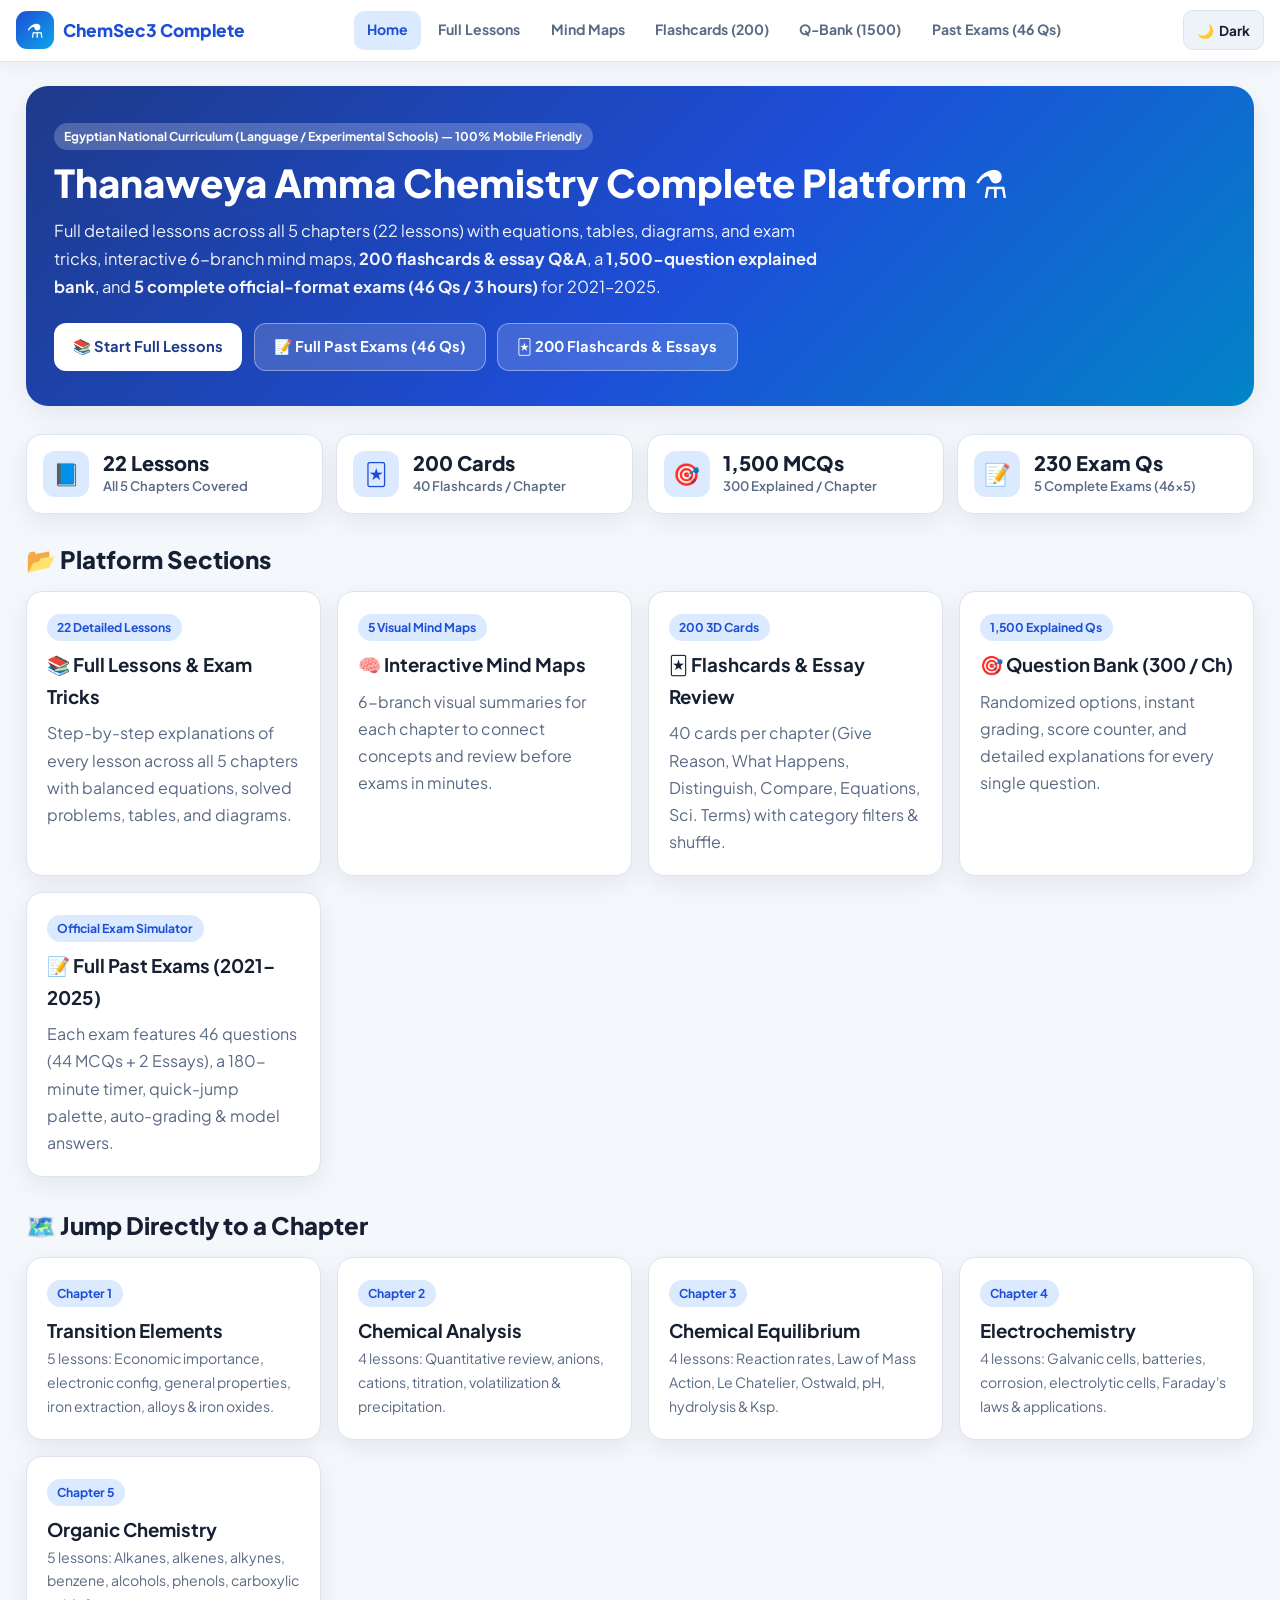
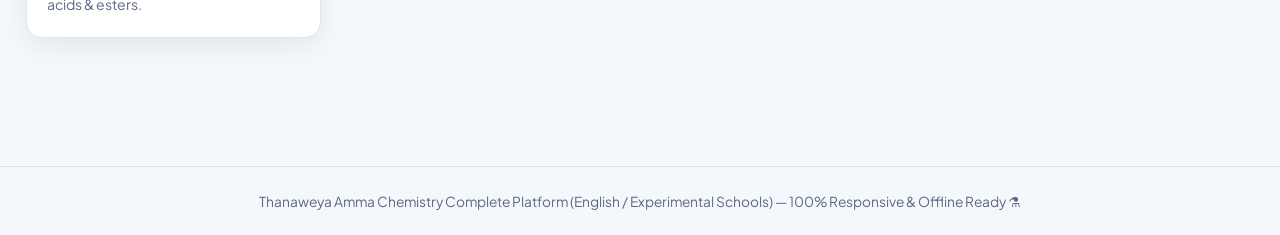
<file: index.html>
<!DOCTYPE html>
<html lang="en" dir="ltr">
<head>
  <meta charset="UTF-8">
  <meta name="viewport" content="width=device-width, initial-scale=1.0, maximum-scale=5.0">
  <title>ChemSec3 Complete — Thanaweya Amma Chemistry (English)</title>
  <link rel="stylesheet" href="css/style.css">
</head>
<body>
  <div id="navbar-root"></div>

  <main class="container">
    <section class="hero">
      <span class="badge" style="background:rgba(255,255,255,0.22);color:#fff;">Egyptian National Curriculum (Language / Experimental Schools) — 100% Mobile Friendly</span>
      <h1>Thanaweya Amma Chemistry Complete Platform ⚗️</h1>
      <p>Full detailed lessons across all 5 chapters (22 lessons) with equations, tables, diagrams, and exam tricks, interactive 6-branch mind maps, <strong>200 flashcards &amp; essay Q&amp;A</strong>, a <strong>1,500-question explained bank</strong>, and <strong>5 complete official-format exams (46 Qs / 3 hours)</strong> for 2021–2025.</p>
      <div class="hero-actions">
        <a href="lessons.html" class="btn btn-white">📚 Start Full Lessons</a>
        <a href="exams.html" class="btn btn-outline-white">📝 Full Past Exams (46 Qs)</a>
        <a href="flashcards.html" class="btn btn-outline-white">🃏 200 Flashcards &amp; Essays</a>
      </div>
    </section>

    <section class="stats-grid">
      <div class="stat-card"><div class="stat-icon">📘</div><div><div class="stat-num">22 Lessons</div><div class="stat-label">All 5 Chapters Covered</div></div></div>
      <div class="stat-card"><div class="stat-icon">🃏</div><div><div class="stat-num">200 Cards</div><div class="stat-label">40 Flashcards / Chapter</div></div></div>
      <div class="stat-card"><div class="stat-icon">🎯</div><div><div class="stat-num">1,500 MCQs</div><div class="stat-label">300 Explained / Chapter</div></div></div>
      <div class="stat-card"><div class="stat-icon">📝</div><div><div class="stat-num">230 Exam Qs</div><div class="stat-label">5 Complete Exams (46×5)</div></div></div>
    </section>

    <h2 class="section-title">📂 Platform Sections</h2>
    <section class="cards-grid">
      <a href="lessons.html" class="card">
        <span class="badge">22 Detailed Lessons</span>
        <h3>📚 Full Lessons &amp; Exam Tricks</h3>
        <p style="color:var(--text-muted);margin-top:.4rem;">Step-by-step explanations of every lesson across all 5 chapters with balanced equations, solved problems, tables, and diagrams.</p>
      </a>
      <a href="mindmaps.html" class="card">
        <span class="badge">5 Visual Mind Maps</span>
        <h3>🧠 Interactive Mind Maps</h3>
        <p style="color:var(--text-muted);margin-top:.4rem;">6-branch visual summaries for each chapter to connect concepts and review before exams in minutes.</p>
      </a>
      <a href="flashcards.html" class="card">
        <span class="badge">200 3D Cards</span>
        <h3>🃏 Flashcards &amp; Essay Review</h3>
        <p style="color:var(--text-muted);margin-top:.4rem;">40 cards per chapter (Give Reason, What Happens, Distinguish, Compare, Equations, Sci. Terms) with category filters &amp; shuffle.</p>
      </a>
      <a href="quiz.html" class="card">
        <span class="badge">1,500 Explained Qs</span>
        <h3>🎯 Question Bank (300 / Ch)</h3>
        <p style="color:var(--text-muted);margin-top:.4rem;">Randomized options, instant grading, score counter, and detailed explanations for every single question.</p>
      </a>
      <a href="exams.html" class="card">
        <span class="badge">Official Exam Simulator</span>
        <h3>📝 Full Past Exams (2021–2025)</h3>
        <p style="color:var(--text-muted);margin-top:.4rem;">Each exam features 46 questions (44 MCQs + 2 Essays), a 180-minute timer, quick-jump palette, auto-grading &amp; model answers.</p>
      </a>
    </section>

    <h2 class="section-title">🗺️ Jump Directly to a Chapter</h2>
    <section class="cards-grid">
      <a href="lessons.html?ch=1" class="card"><span class="badge">Chapter 1</span><h3>Transition Elements</h3><p style="color:var(--text-muted);font-size:.88rem;">5 lessons: Economic importance, electronic config, general properties, iron extraction, alloys &amp; iron oxides.</p></a>
      <a href="lessons.html?ch=2" class="card"><span class="badge">Chapter 2</span><h3>Chemical Analysis</h3><p style="color:var(--text-muted);font-size:.88rem;">4 lessons: Quantitative review, anions, cations, titration, volatilization &amp; precipitation.</p></a>
      <a href="lessons.html?ch=3" class="card"><span class="badge">Chapter 3</span><h3>Chemical Equilibrium</h3><p style="color:var(--text-muted);font-size:.88rem;">4 lessons: Reaction rates, Law of Mass Action, Le Chatelier, Ostwald, pH, hydrolysis &amp; Ksp.</p></a>
      <a href="lessons.html?ch=4" class="card"><span class="badge">Chapter 4</span><h3>Electrochemistry</h3><p style="color:var(--text-muted);font-size:.88rem;">4 lessons: Galvanic cells, batteries, corrosion, electrolytic cells, Faraday's laws &amp; applications.</p></a>
      <a href="lessons.html?ch=5" class="card"><span class="badge">Chapter 5</span><h3>Organic Chemistry</h3><p style="color:var(--text-muted);font-size:.88rem;">5 lessons: Alkanes, alkenes, alkynes, benzene, alcohols, phenols, carboxylic acids &amp; esters.</p></a>
    </section>
  </main>

  <div id="footer-root"></div>
  <script src="js/common.js"></script>
  <script>
    renderNavbar('index');
    renderFooter();
  </script>
</body>
</html>
</file>
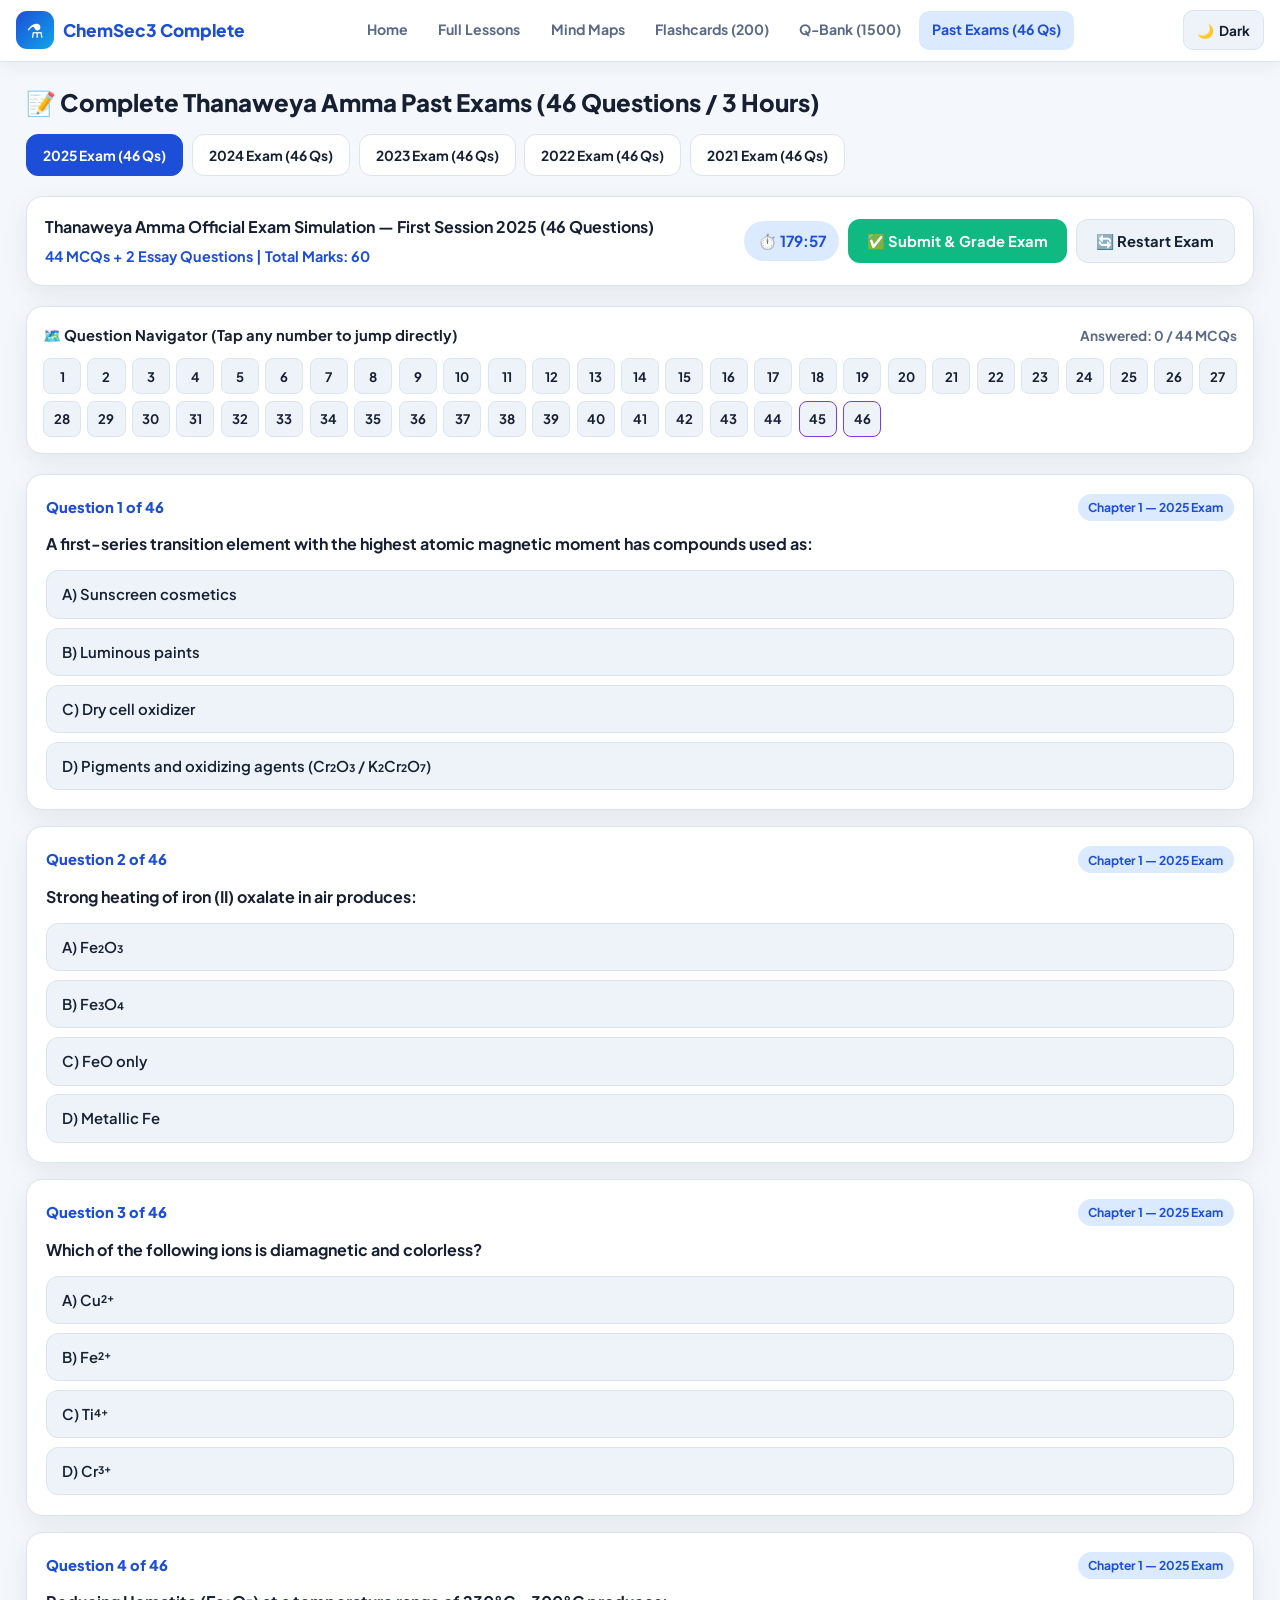
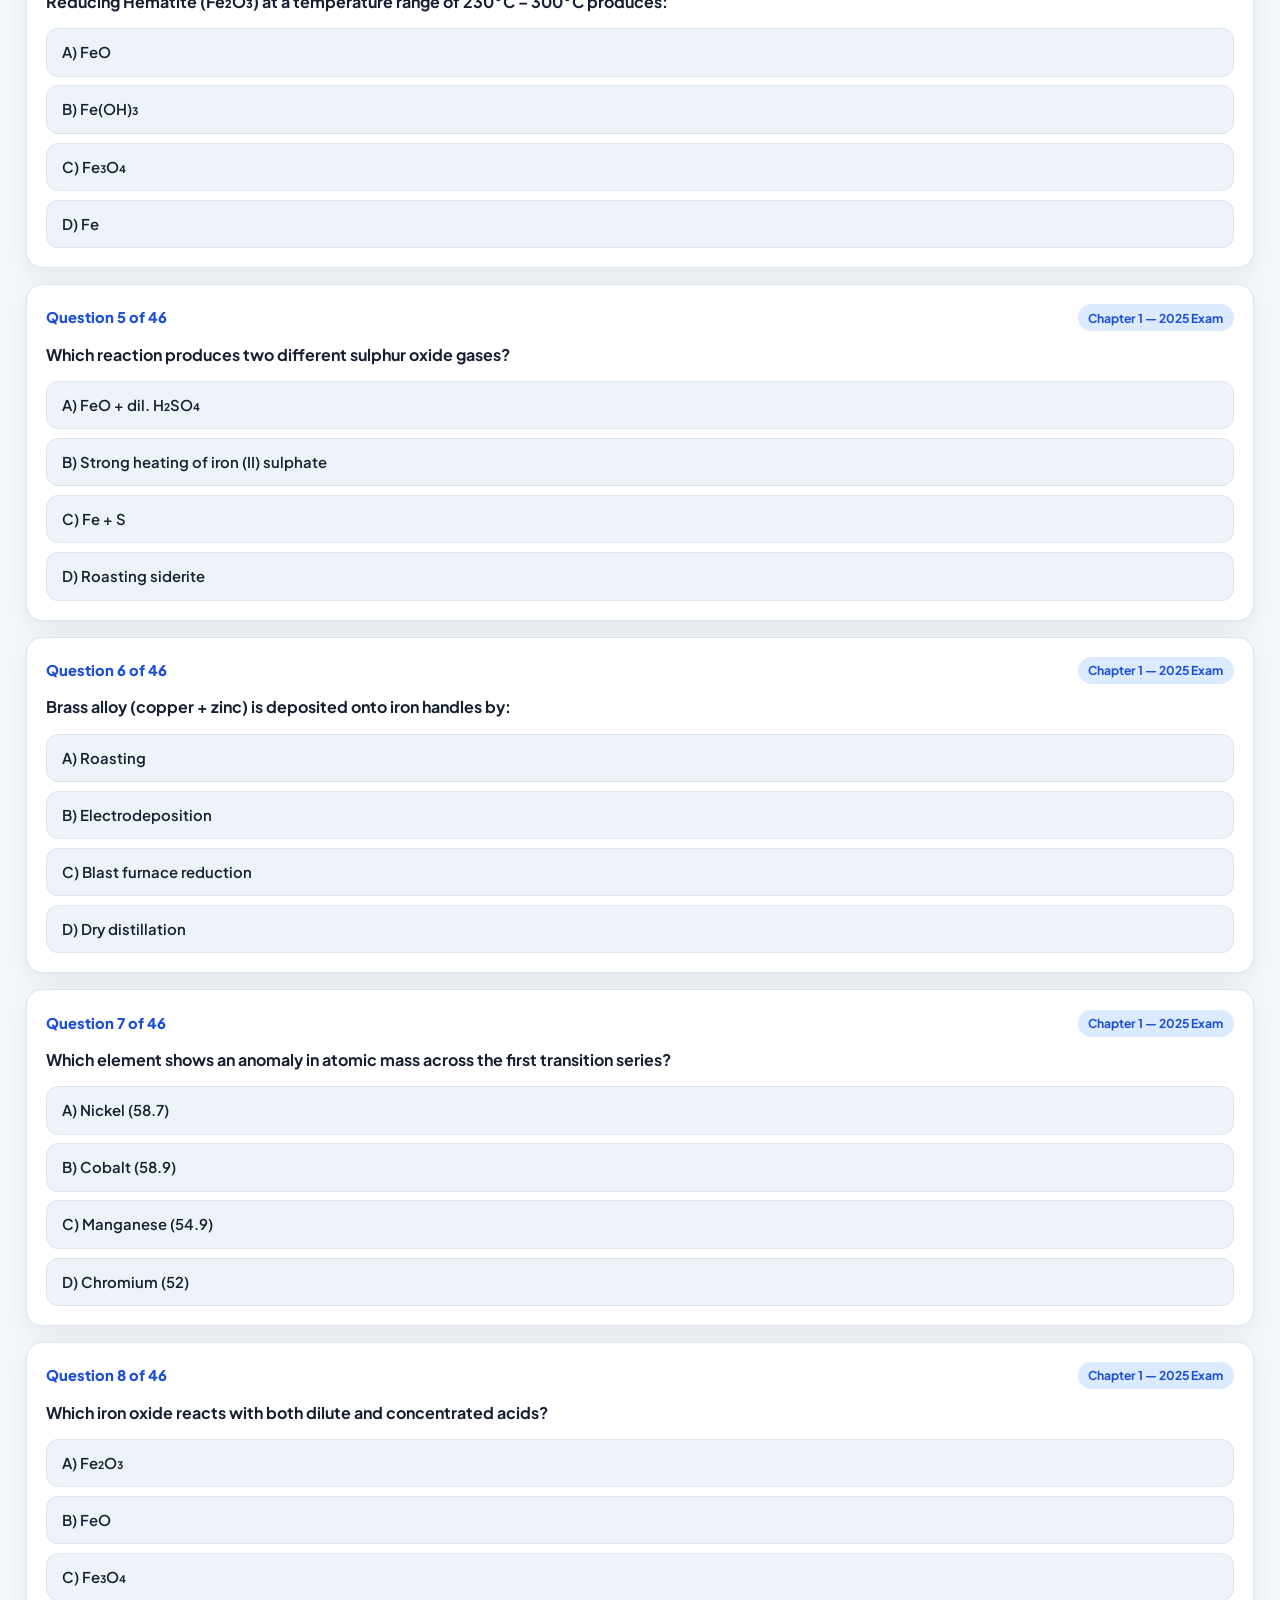
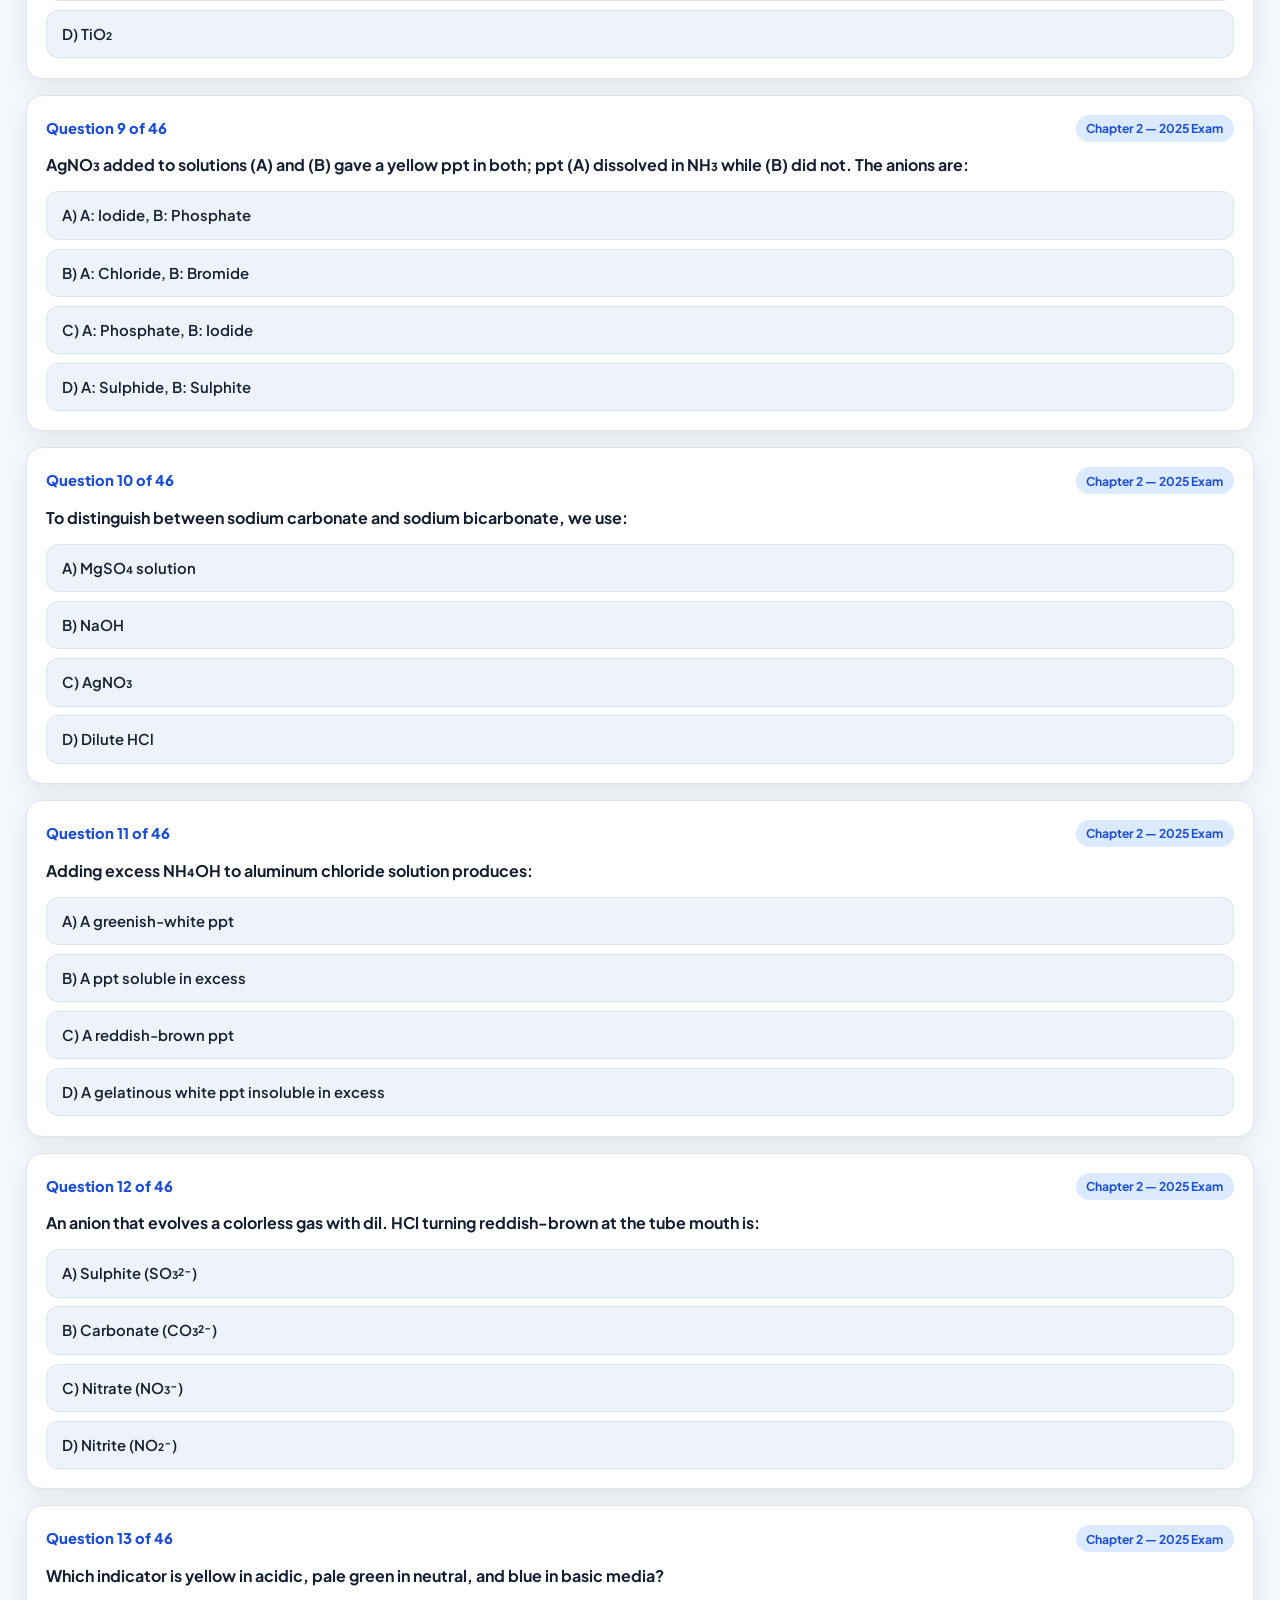
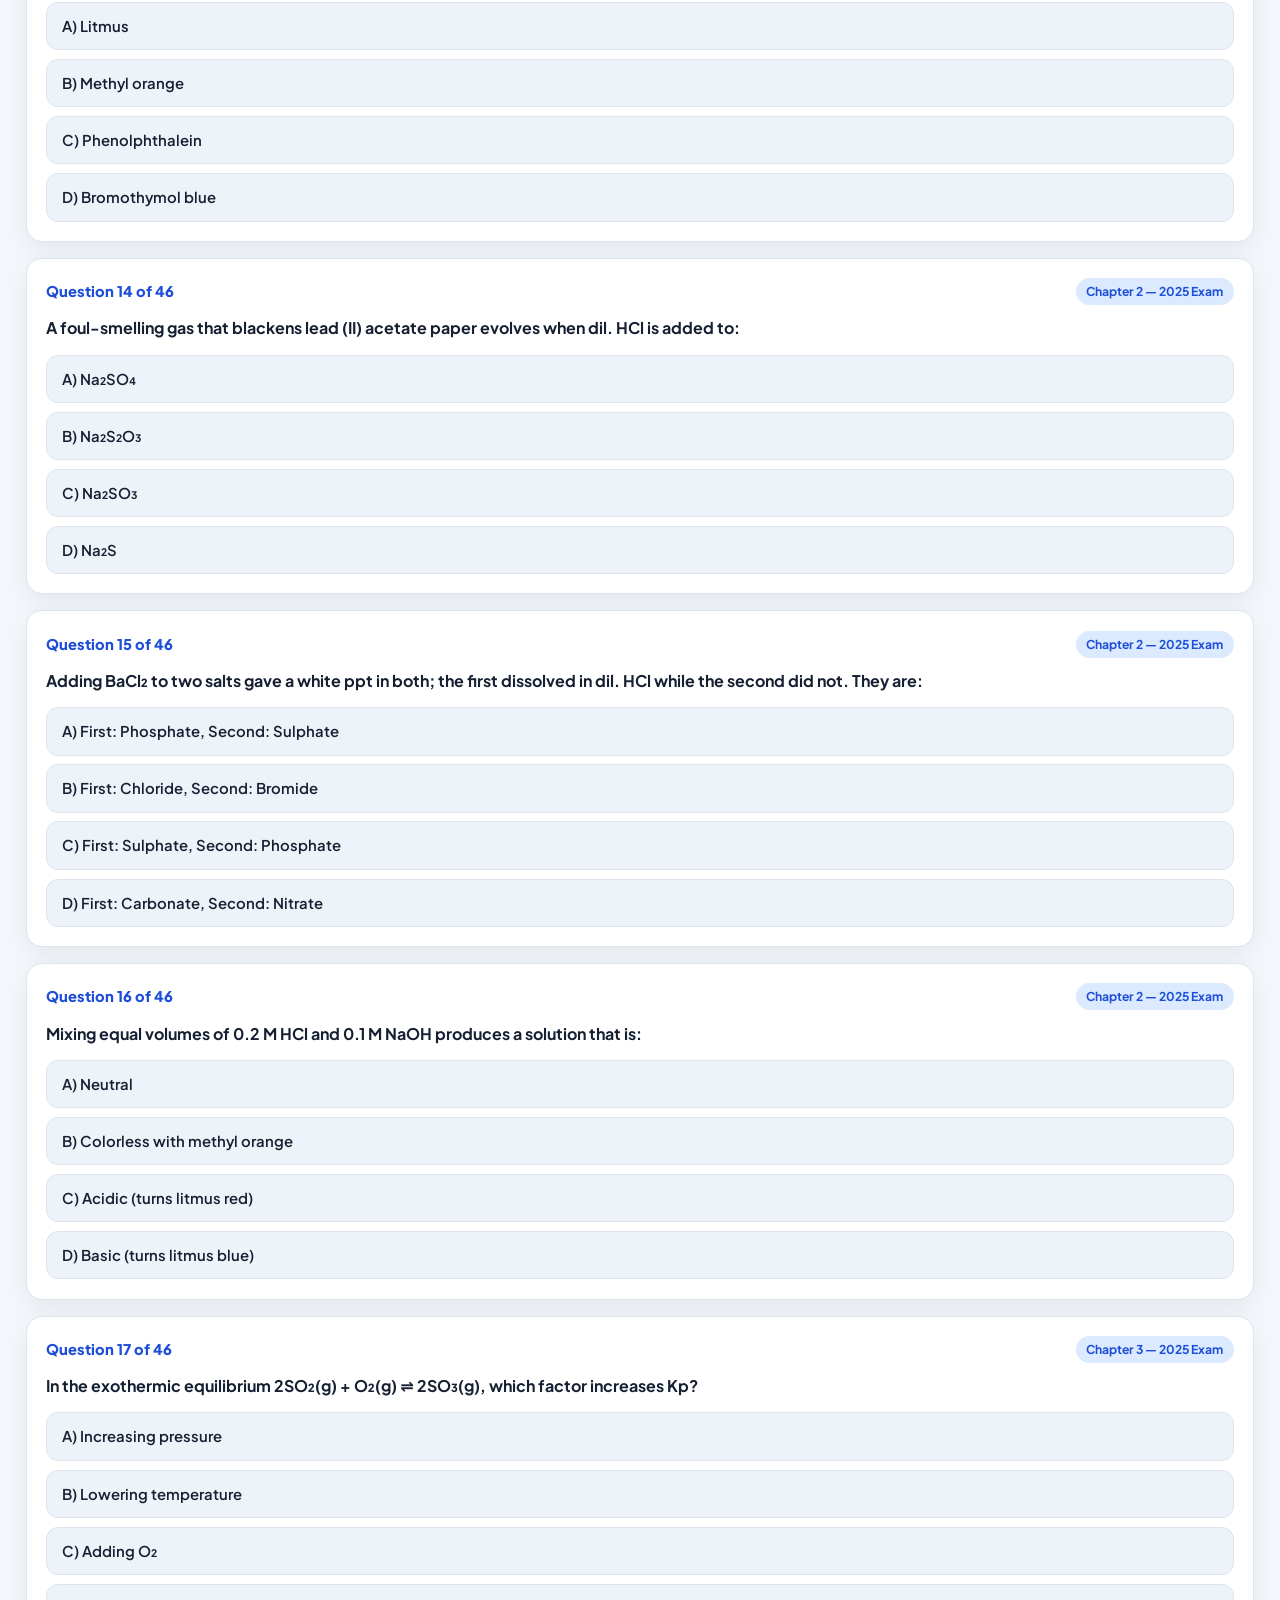
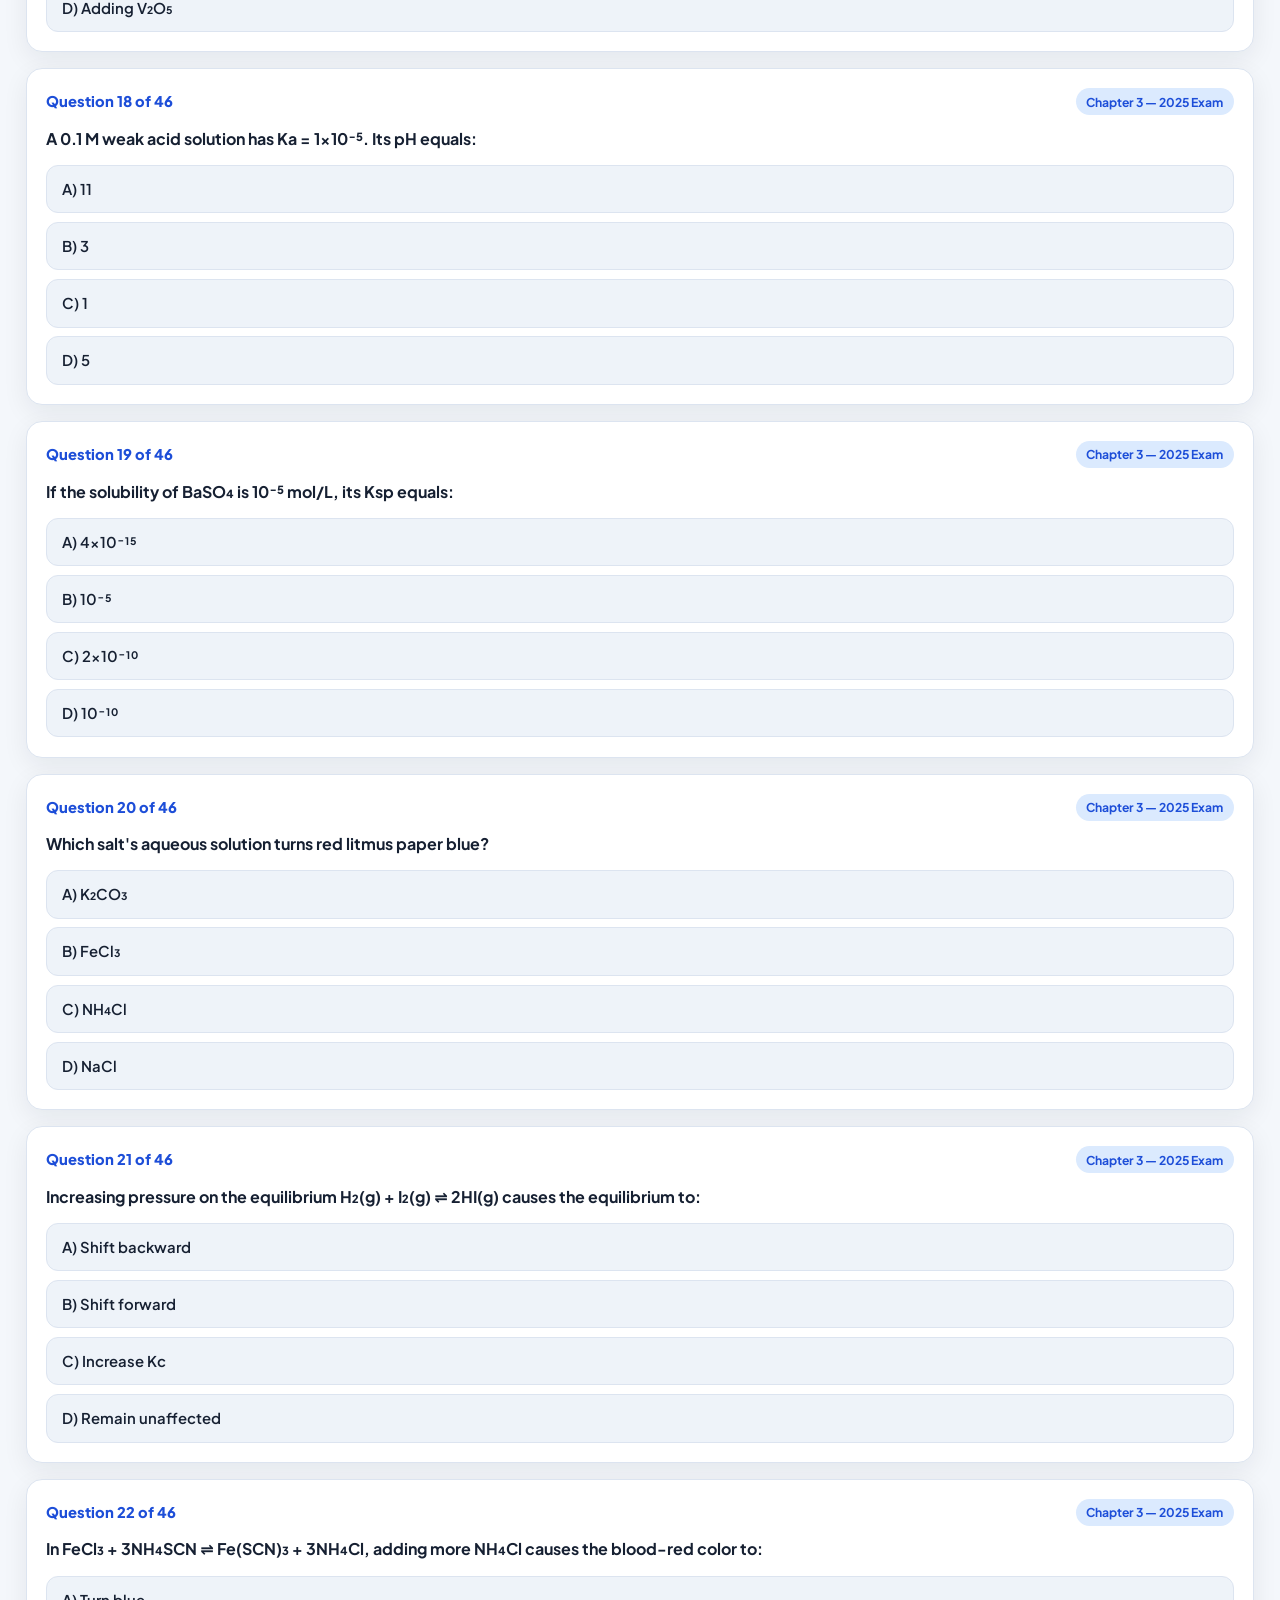
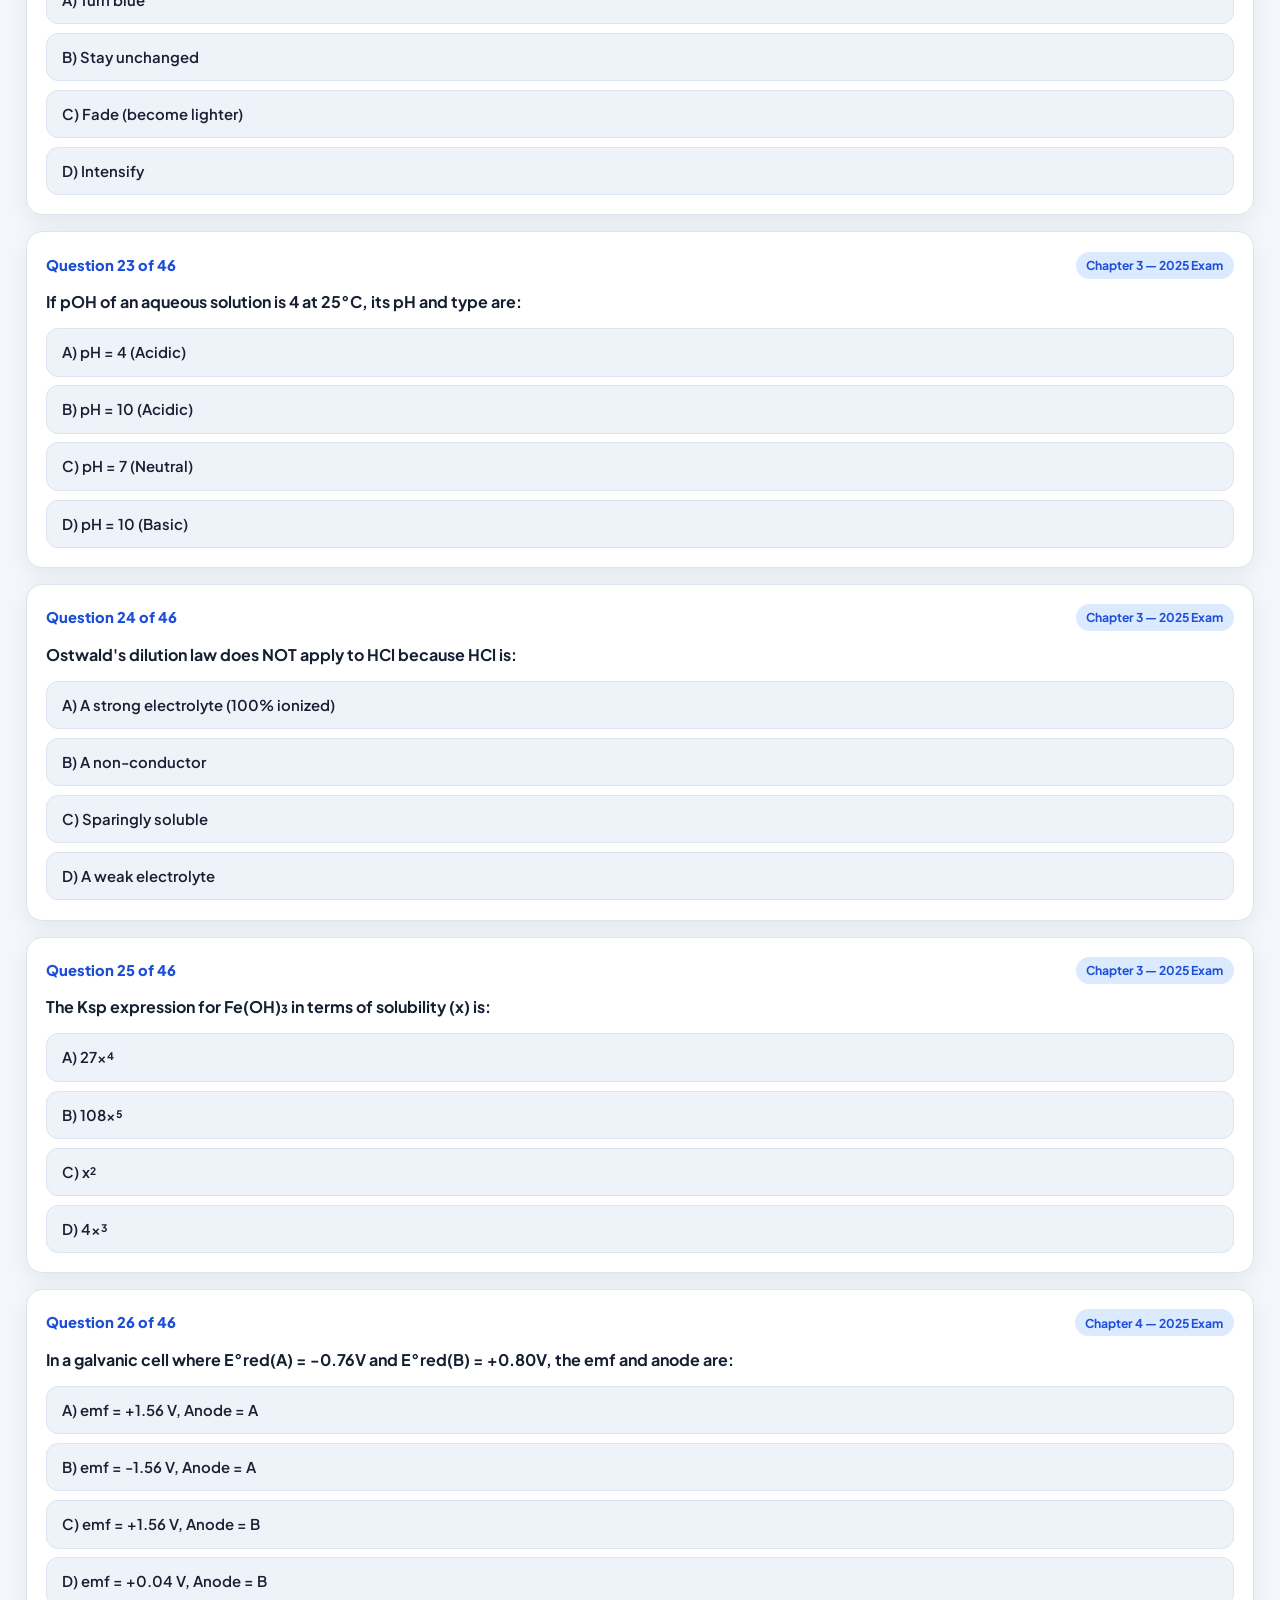
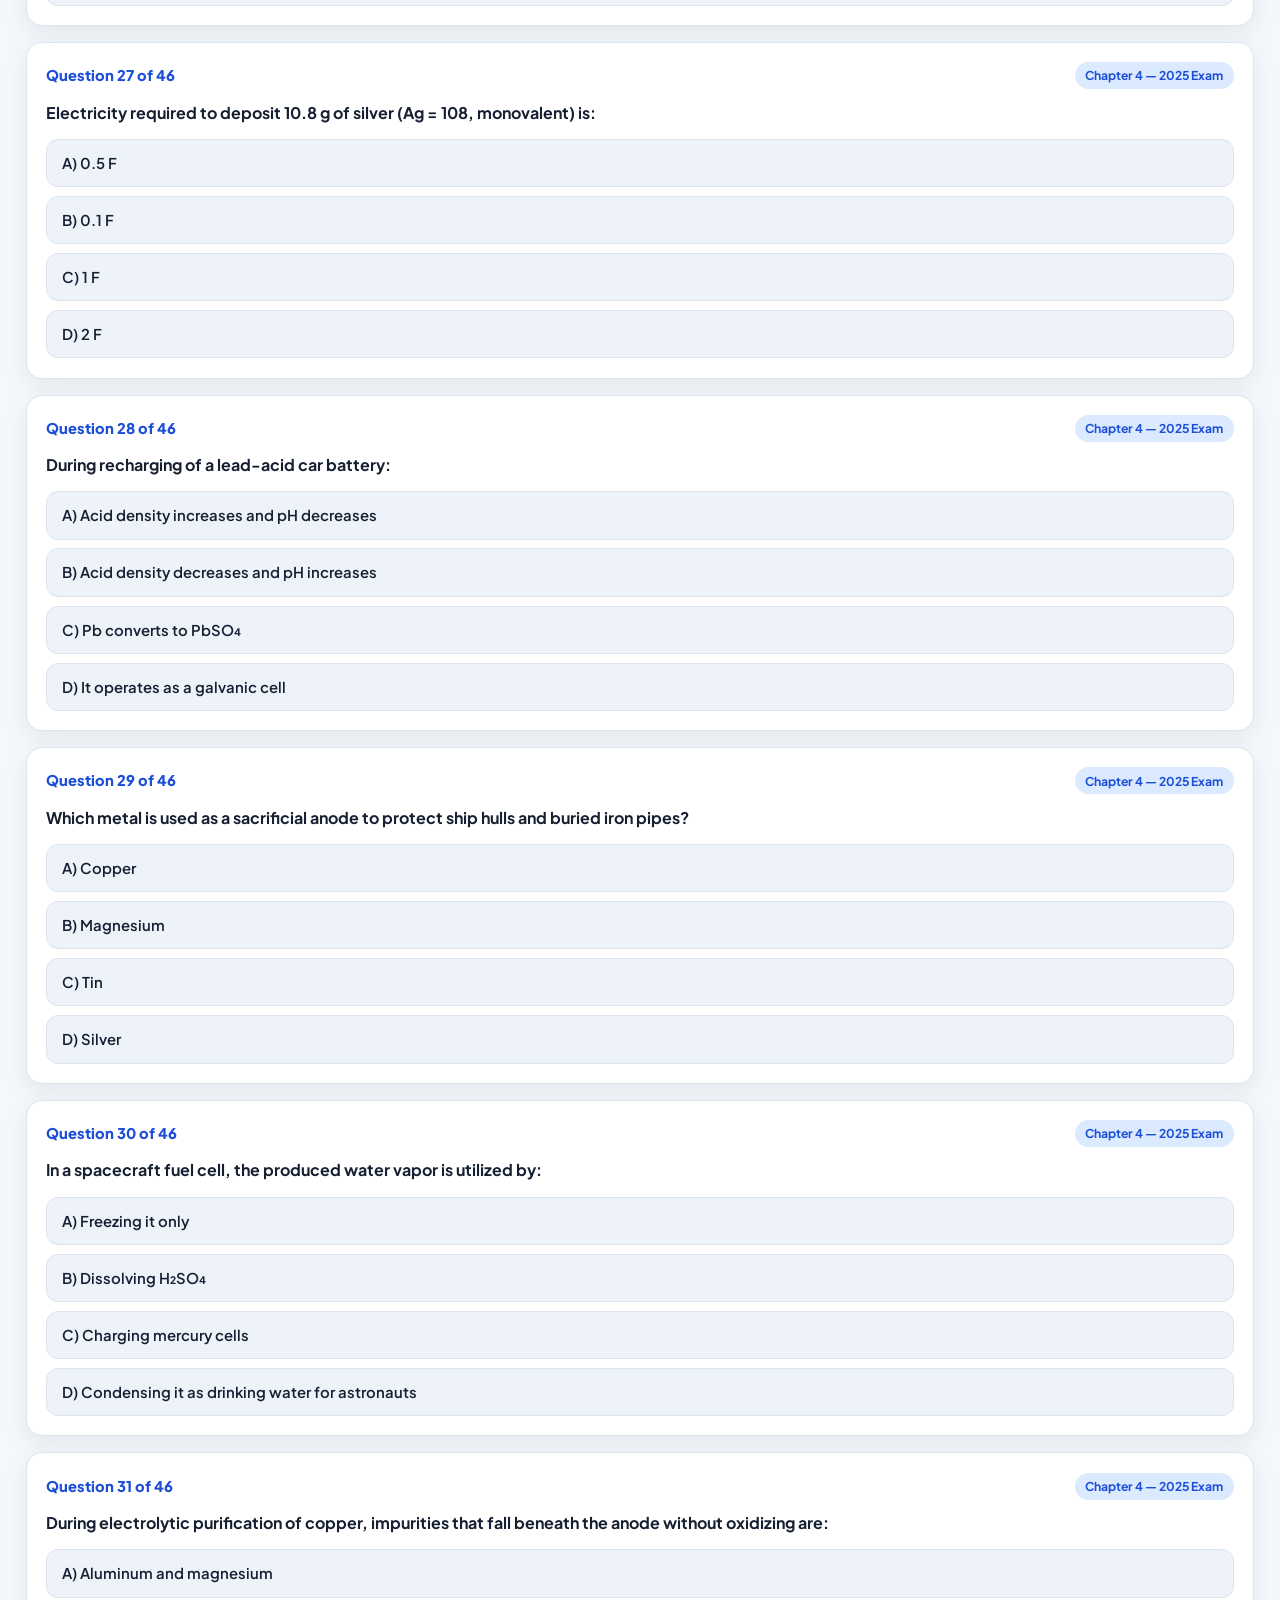
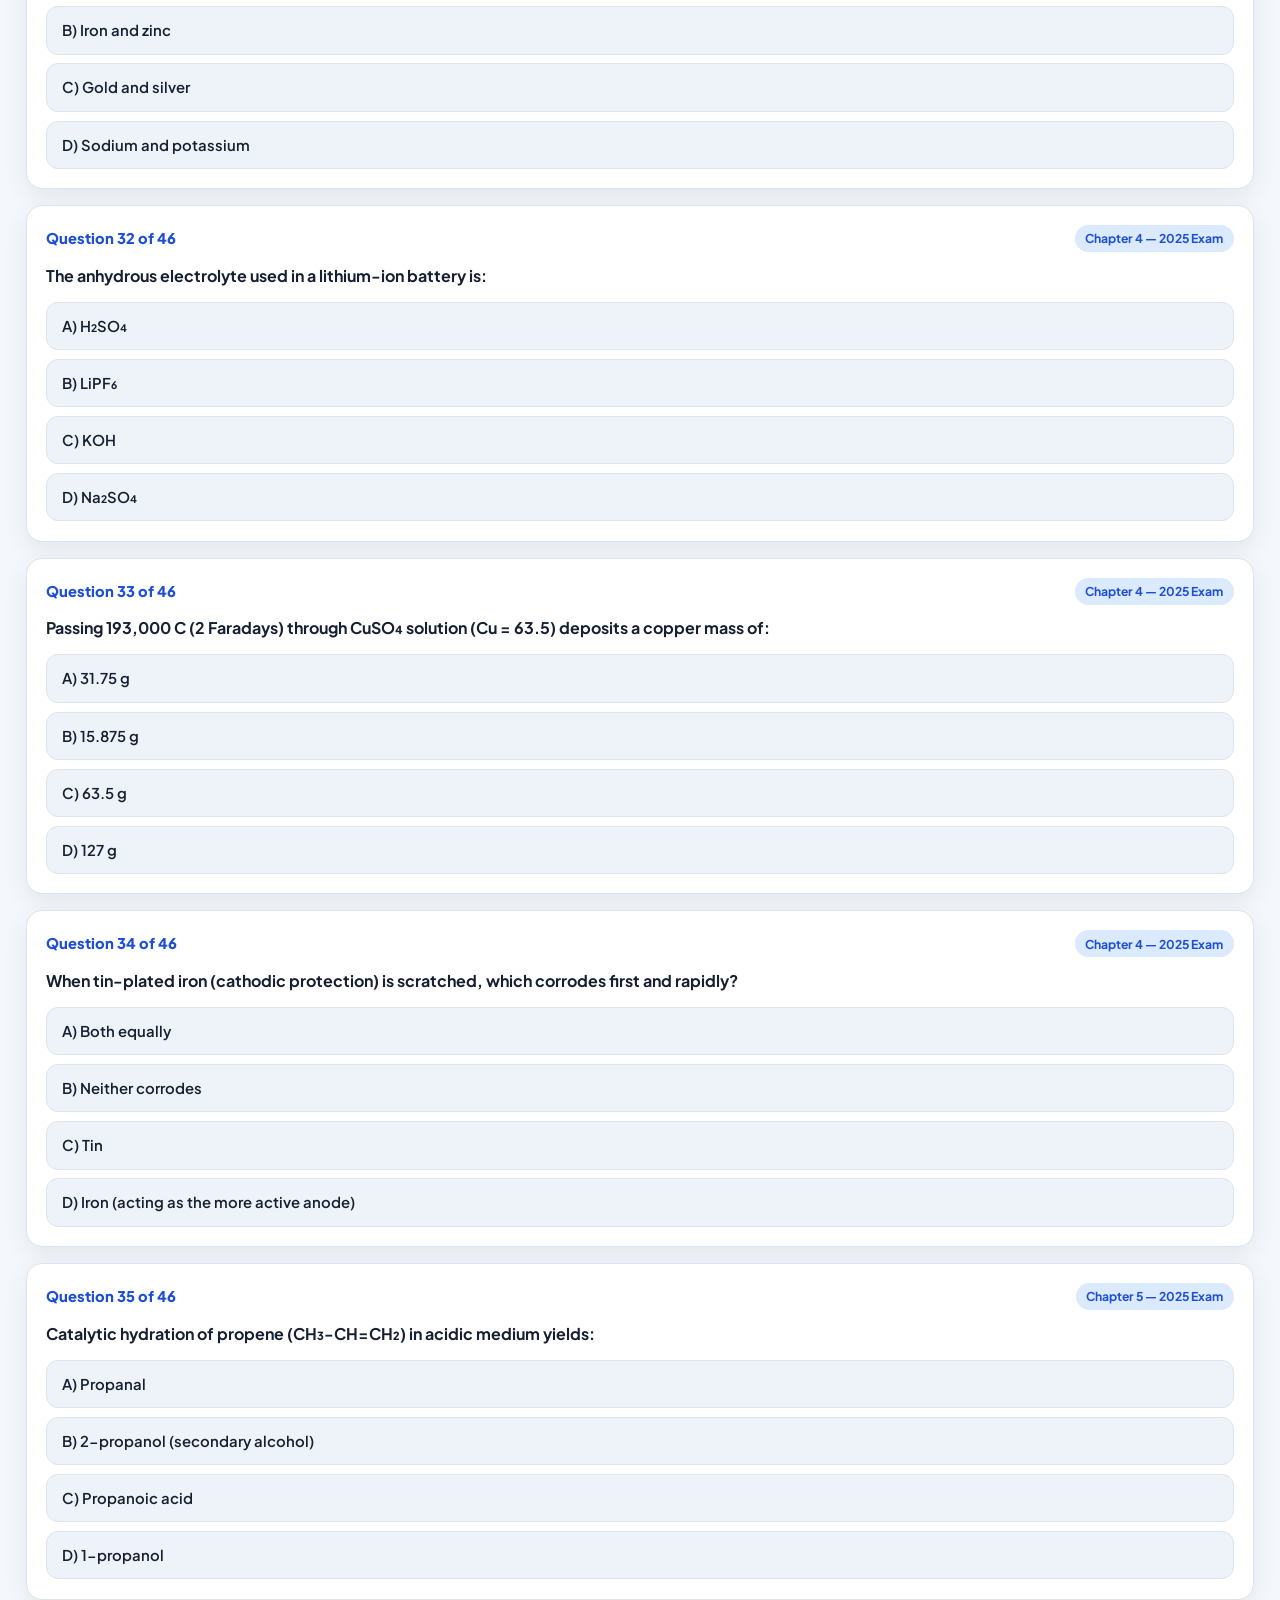
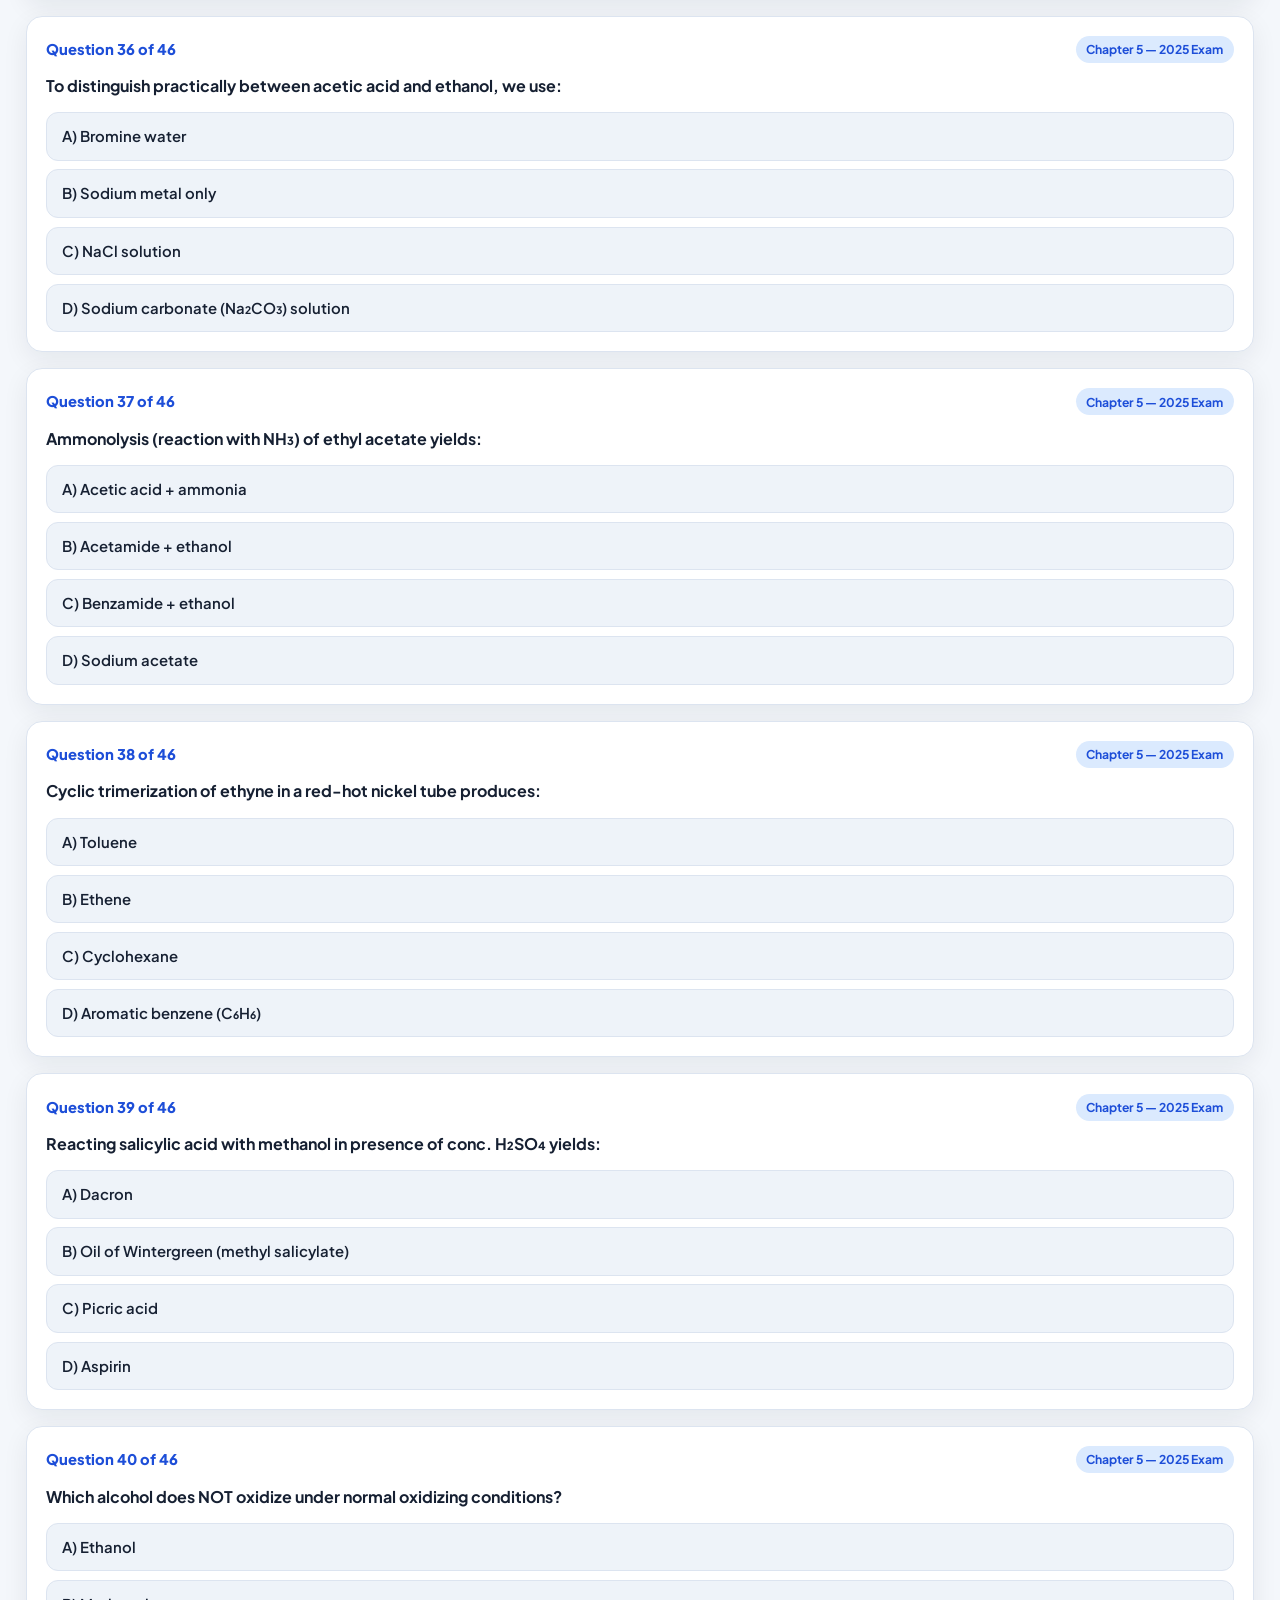
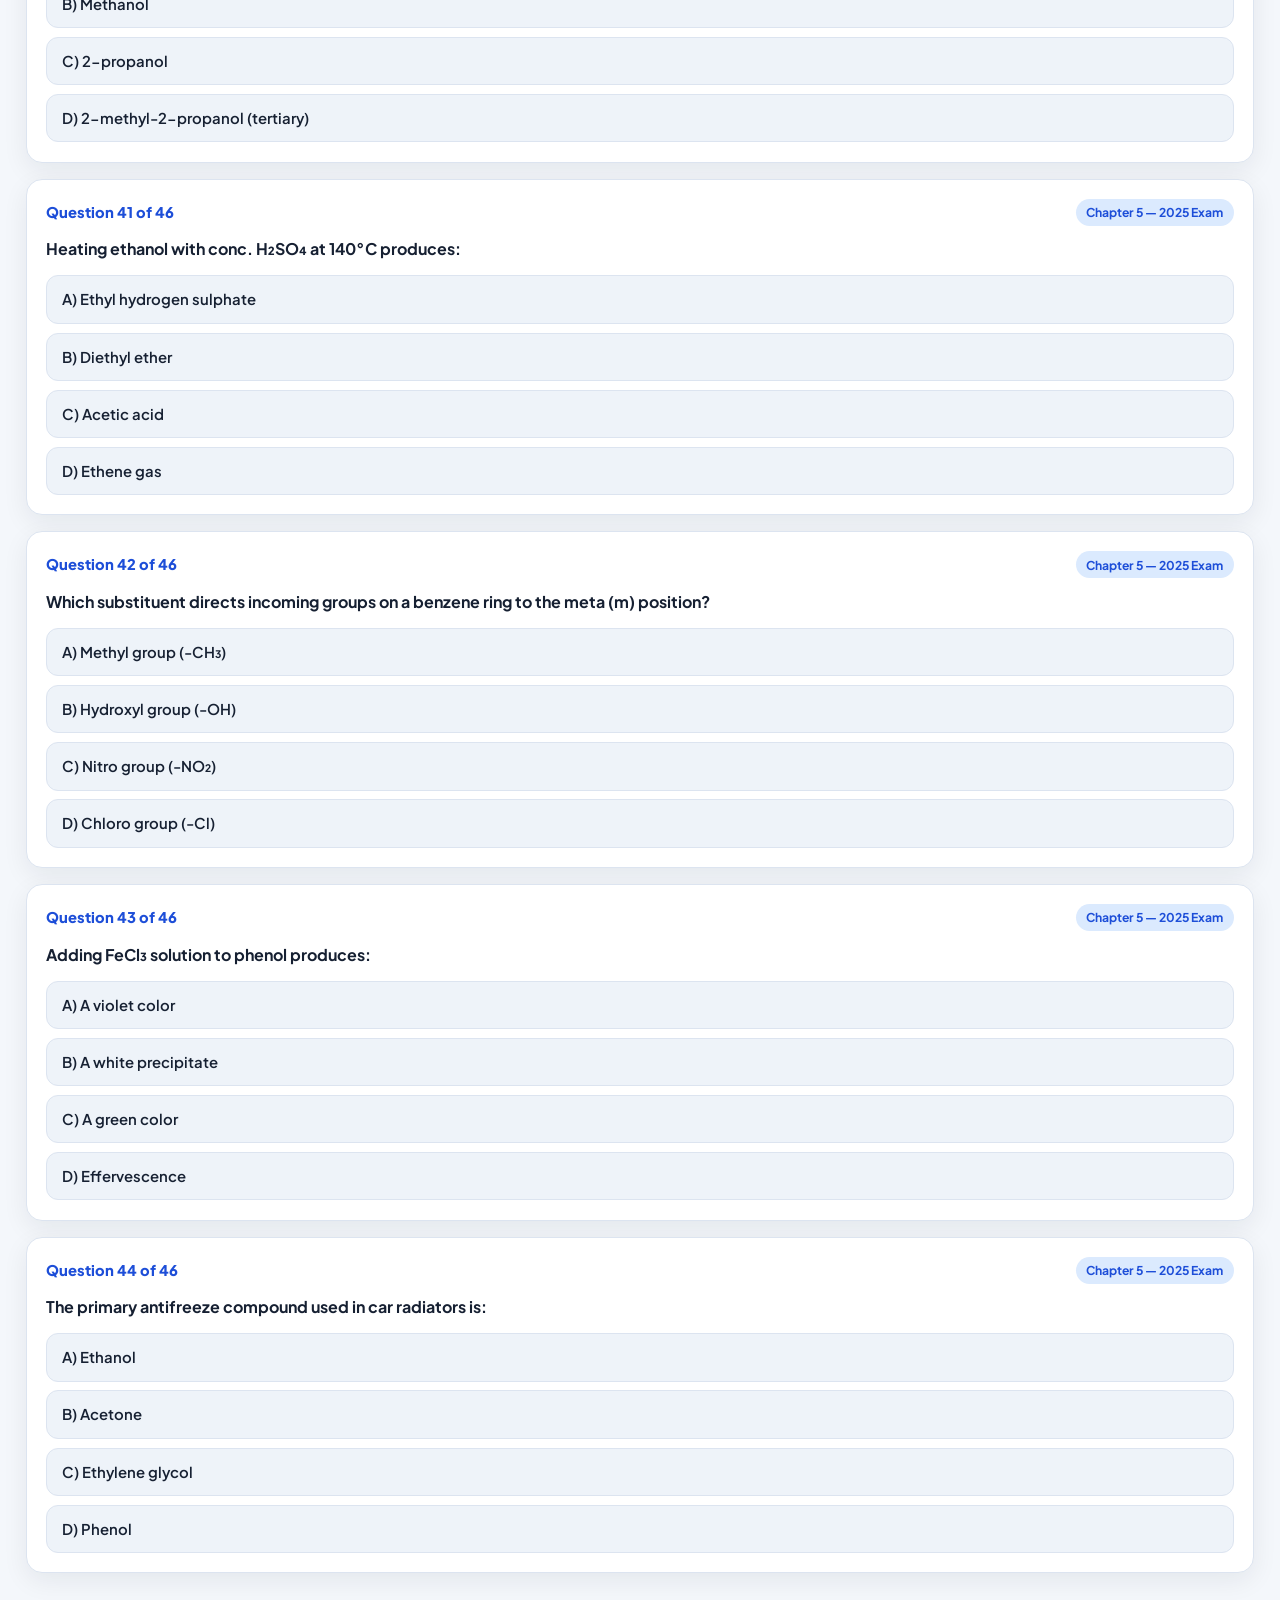
<file: exams.html>
<!DOCTYPE html>
<html lang="en" dir="ltr">
<head>
  <meta charset="UTF-8">
  <meta name="viewport" content="width=device-width, initial-scale=1.0, maximum-scale=5.0">
  <title>Full Past Exams (46 Questions) — ChemSec3 Complete</title>
  <link rel="stylesheet" href="css/style.css">
</head>
<body>
  <div id="navbar-root"></div>

  <main class="container">
    <h1 class="section-title">📝 Complete Thanaweya Amma Past Exams (46 Questions / 3 Hours)</h1>
    <div class="chapter-tabs" id="examTabs"></div>

    <div class="quiz-controls">
      <div>
        <strong id="examTitle"></strong>
        <div id="examResult" style="font-weight:700;color:var(--primary);margin-top:.25rem;font-size:.9rem;">
          44 MCQs + 2 Essay Questions | Official Duration: 180 Minutes
        </div>
      </div>
      <div style="display:flex;gap:.55rem;align-items:center;flex-wrap:wrap;">
        <span class="badge" style="font-size:.95rem;padding:.45rem .85rem;margin:0;" id="timerDisplay">⏱️ 180:00</span>
        <button class="btn btn-success" onclick="gradeExam()">✅ Submit &amp; Grade Exam</button>
        <button class="btn btn-secondary" onclick="selectExam(currentYear)">🔄 Restart Exam</button>
      </div>
    </div>

    <div class="exam-palette">
      <div style="display:flex;justify-content:space-between;align-items:center;flex-wrap:wrap;gap:.5rem;">
        <strong style="font-size:.92rem;">🗺️ Question Navigator (Tap any number to jump directly)</strong>
        <span id="answeredCounter" style="font-size:.85rem;color:var(--text-muted);font-weight:700;">Answered: 0 / 44 MCQs</span>
      </div>
      <div class="palette-grid" id="paletteGrid"></div>
    </div>

    <div id="examBody"></div>
  </main>

  <div id="footer-root"></div>
  <script src="js/common.js"></script>
  <script src="js/data_exams.js"></script>
  <script>
    renderNavbar('exams');
    renderFooter();

    let currentYear = '2025';
    let userAnswers = {};
    let timerInterval = null;
    let secondsLeft = 180 * 60;
    let graded = false;

    function selectExam(year) {
      currentYear = year;
      userAnswers = {};
      graded = false;
      if (timerInterval) clearInterval(timerInterval);

      const years = Object.keys(EXAMS_DATA).sort((a,b) => b - a);
      document.getElementById('examTabs').innerHTML = years.map(y => `
        <button class="tab-btn ${y === year ? 'active' : ''}" onclick="selectExam('${y}')">${y} Exam (46 Qs)</button>
      `).join('');

      const exam = EXAMS_DATA[year];
      document.getElementById('examTitle').textContent = exam.title;
      document.getElementById('examResult').textContent = `44 MCQs + 2 Essay Questions | Total Marks: ${exam.totalMarks}`;
      document.getElementById('answeredCounter').textContent = `Answered: 0 / ${exam.mcqs.length} MCQs`;

      secondsLeft = exam.duration * 60;
      updateTimerUI();
      timerInterval = setInterval(() => {
        if (secondsLeft > 0) { secondsLeft--; updateTimerUI(); }
      }, 1000);

      let palHtml = exam.mcqs.map((_, idx) => `
        <button class="pal-btn" id="pal-${idx}" onclick="document.getElementById('exq-${idx}').scrollIntoView({behavior:'smooth'})">${idx + 1}</button>
      `).join('');
      palHtml += exam.essays.map((_, idx) => `
        <button class="pal-btn" style="border-color:var(--purple);" onclick="document.getElementById('exes-${idx}').scrollIntoView({behavior:'smooth'})">${exam.mcqs.length + idx + 1}</button>
      `).join('');
      document.getElementById('paletteGrid').innerHTML = palHtml;

      let bodyHtml = exam.mcqs.map((item, idx) => `
        <article class="q-card" id="exq-${idx}">
          <div class="q-header">
            <span class="q-num">Question ${idx + 1} of 46</span>
            <span class="badge" style="margin:0;">Chapter ${item.ch} — ${year} Exam</span>
          </div>
          <div class="q-text">${item.q}</div>
          <div class="options-list">
            ${item.opts.map((opt, oi) => `
              <button class="opt-btn" id="exopt-${idx}-${oi}" onclick="pickExamOpt(${idx}, ${oi})">${['A','B','C','D'][oi]}) ${opt}</button>
            `).join('')}
          </div>
          <div class="explanation-box" id="exexp-${idx}">
            <strong>💡 Model Explanation:</strong> ${item.exp}
          </div>
        </article>
      `).join('');

      bodyHtml += `<h2 class="section-title" style="margin-top:2rem;">✍️ Essay Questions (2 Questions — 4 Marks)</h2>`;
      bodyHtml += exam.essays.map((es, idx) => `
        <article class="q-card" id="exes-${idx}" style="border-left:5px solid var(--purple);">
          <div class="q-header">
            <span class="q-num" style="color:var(--purple);">Essay Question ${exam.mcqs.length + idx + 1} of 46</span>
            <span class="badge" style="background:var(--purple-bg);color:var(--purple);margin:0;">Essay (2 Marks)</span>
          </div>
          <div class="q-text">${es.q}</div>
          <textarea class="essay-area" placeholder="Write your equations and steps here, then click Submit Exam or Show Model Answer to compare..."></textarea>
          <div style="margin-top:.65rem;">
            <button class="btn btn-secondary" style="min-height:38px;font-size:.85rem;" onclick="document.getElementById('esmod-${idx}').classList.toggle('show')">👁️ Show / Hide Model Answer</button>
          </div>
          <div class="explanation-box" id="esmod-${idx}" style="white-space:pre-line;">
            <strong>✅ Model Answer:</strong>
${es.model}
          </div>
        </article>
      `).join('');

      bodyHtml += `
        <div style="text-align:center;margin:1.5rem 0;">
          <button class="btn btn-success" style="width:100%;max-width:360px;font-size:1.03rem;" onclick="gradeExam()">✅ Submit Full Exam &amp; View Score</button>
        </div>
      `;
      document.getElementById('examBody').innerHTML = bodyHtml;
    }

    function updateTimerUI() {
      const m = String(Math.floor(secondsLeft / 60)).padStart(2, '0');
      const s = String(secondsLeft % 60).padStart(2, '0');
      document.getElementById('timerDisplay').textContent = `⏱️ ${m}:${s}`;
    }

    function pickExamOpt(qIdx, optIdx) {
      if (graded) return;
      userAnswers[qIdx] = optIdx;
      const card = document.getElementById(`exq-${qIdx}`);
      card.querySelectorAll('.opt-btn').forEach((b, i) => {
        b.classList.toggle('selected', i === optIdx);
      });
      document.getElementById(`pal-${qIdx}`).classList.add('answered');
      document.getElementById('answeredCounter').textContent = `Answered: ${Object.keys(userAnswers).length} / ${EXAMS_DATA[currentYear].mcqs.length} MCQs`;
    }

    function gradeExam() {
      if (timerInterval) clearInterval(timerInterval);
      graded = true;
      const exam = EXAMS_DATA[currentYear];
      let score = 0;
      exam.mcqs.forEach((item, idx) => {
        const chosen = userAnswers[idx];
        const card = document.getElementById(`exq-${idx}`);
        card.querySelectorAll('.opt-btn').forEach((b, i) => {
          b.disabled = true;
          b.classList.remove('selected');
          if (i === item.ans) b.classList.add('correct');
          if (chosen === i && chosen !== item.ans) b.classList.add('wrong');
        });
        const pal = document.getElementById(`pal-${idx}`);
        pal.classList.remove('answered');
        if (chosen === item.ans) { score++; pal.classList.add('correct'); }
        else { pal.classList.add('wrong'); }
        document.getElementById(`exexp-${idx}`).classList.add('show');
      });
      exam.essays.forEach((_, idx) => {
        document.getElementById(`esmod-${idx}`).classList.add('show');
      });
      const pct = Math.round((score / exam.mcqs.length) * 100);
      document.getElementById('examResult').textContent = `🎉 Your MCQ Score: ${score} / ${exam.mcqs.length} (${pct}%) — Review explanations and essay model answers below!`;
      window.scrollTo({top: 0, behavior: 'smooth'});
    }

    selectExam('2025');
  </script>
</body>
</html>
</file>
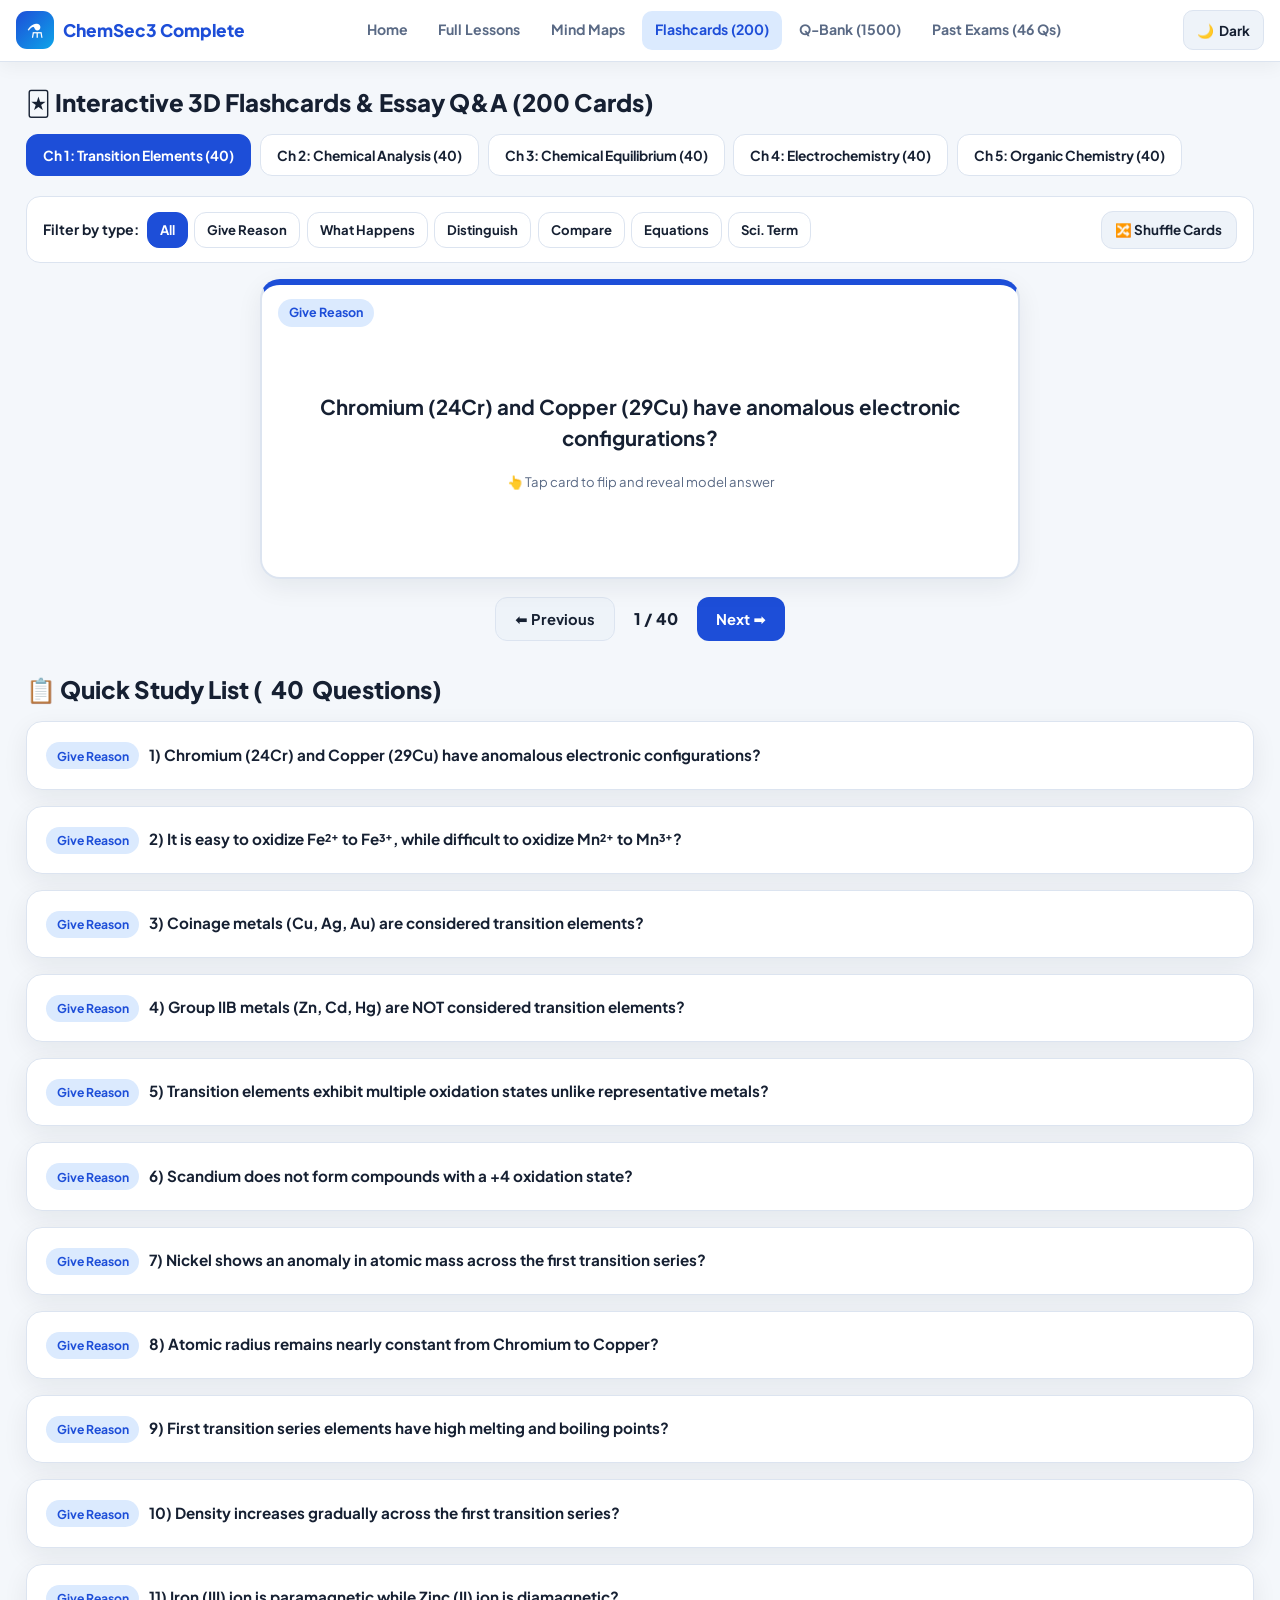
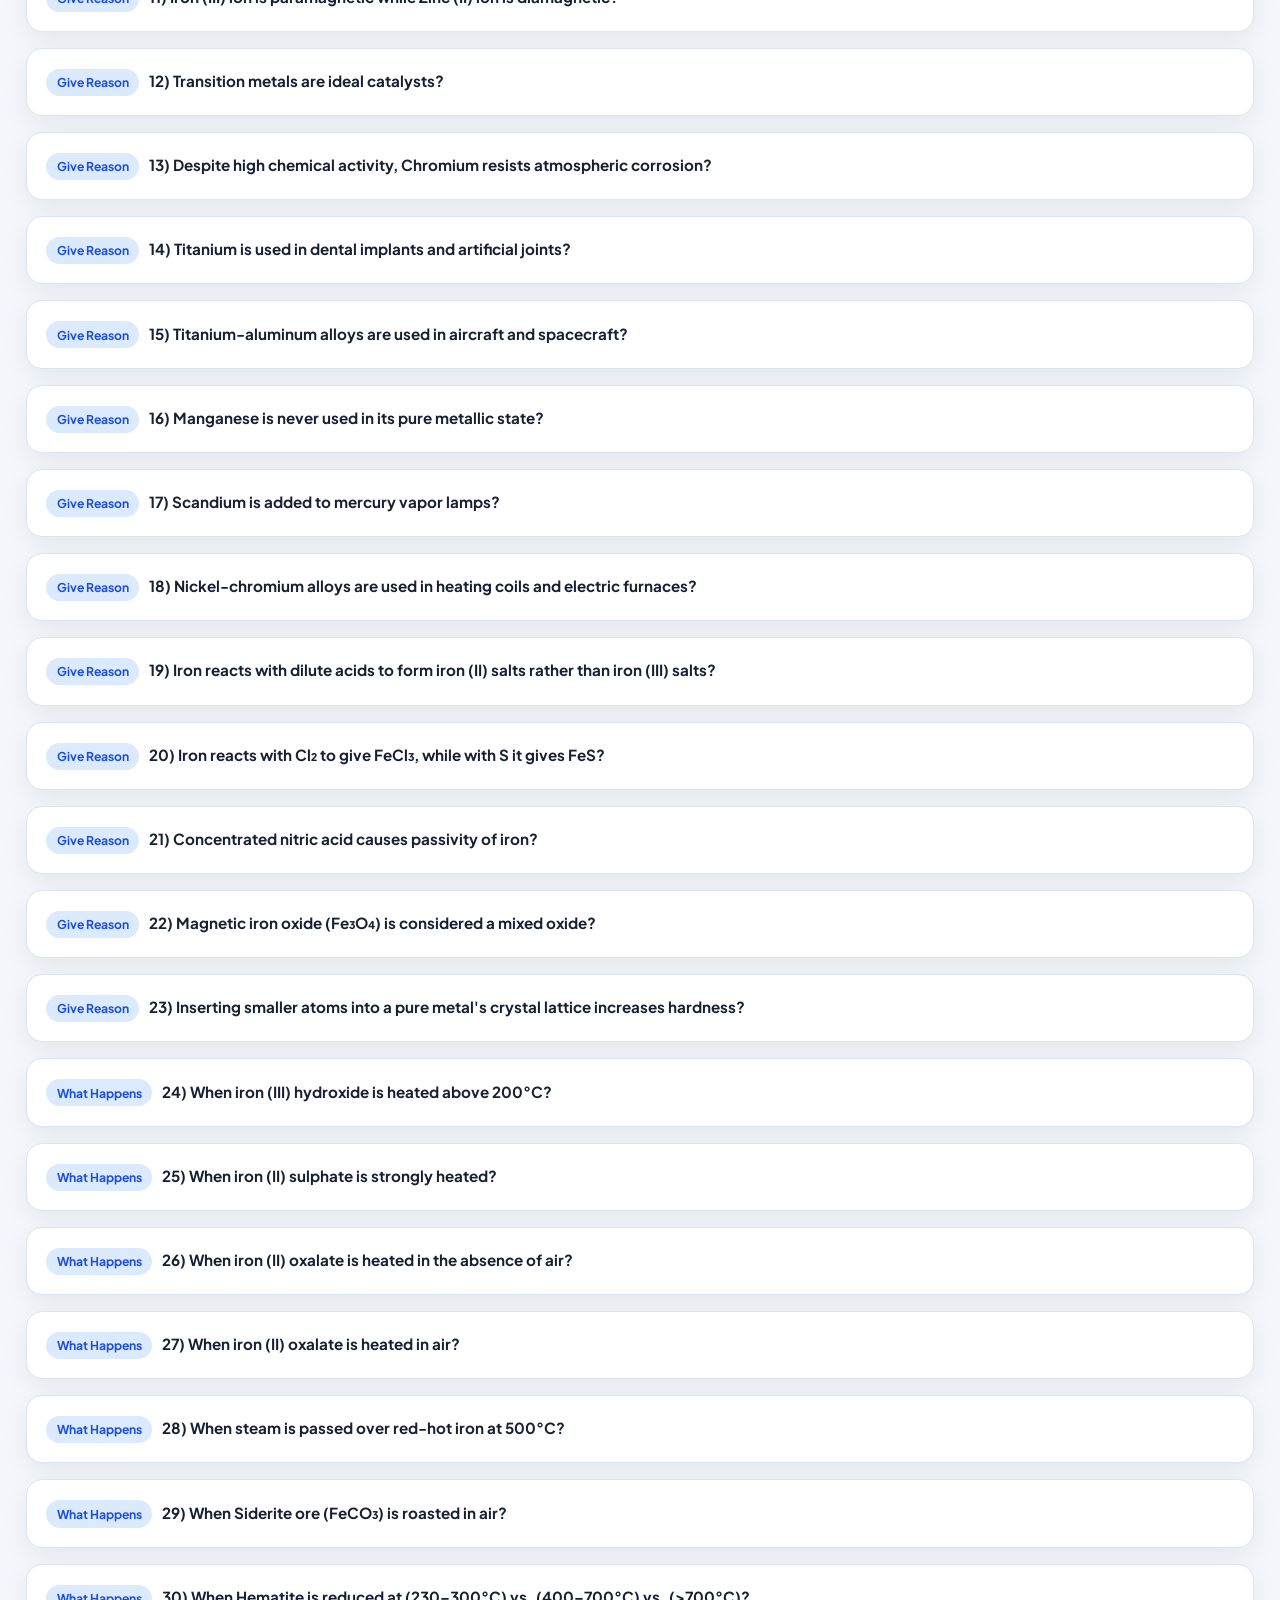
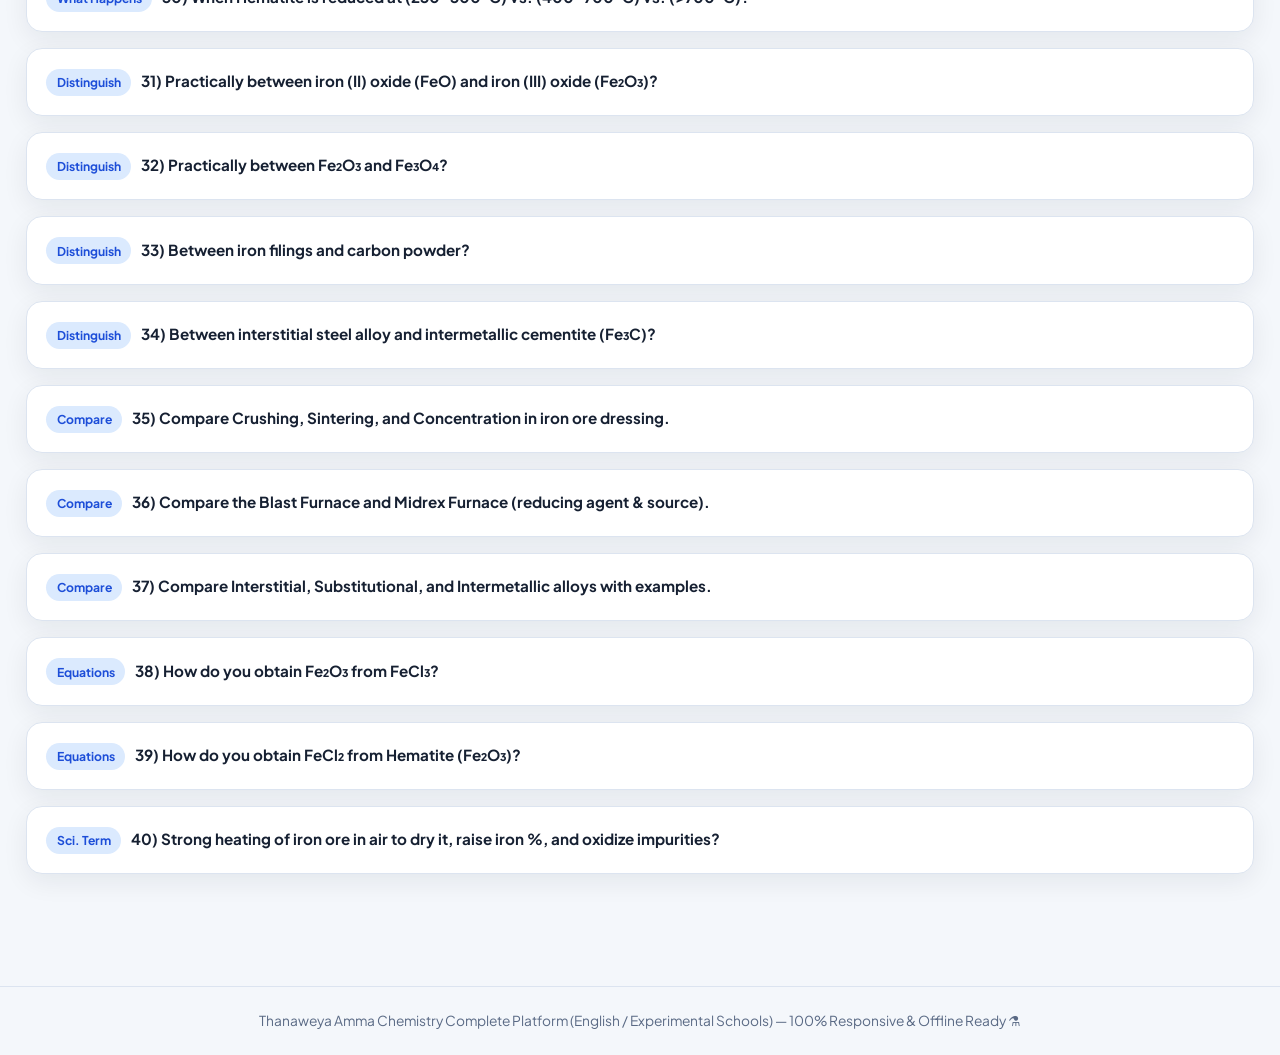
<file: flashcards.html>
<!DOCTYPE html>
<html lang="en" dir="ltr">
<head>
  <meta charset="UTF-8">
  <meta name="viewport" content="width=device-width, initial-scale=1.0, maximum-scale=5.0">
  <title>200 Flashcards &amp; Essays — ChemSec3 Complete</title>
  <link rel="stylesheet" href="css/style.css">
</head>
<body>
  <div id="navbar-root"></div>

  <main class="container">
    <h1 class="section-title">🃏 Interactive 3D Flashcards &amp; Essay Q&amp;A (200 Cards)</h1>
    <div class="chapter-tabs" id="fcTabs"></div>

    <div class="filter-bar">
      <strong style="font-size:.88rem;">Filter by type:</strong>
      <div id="typeFilters" style="display:flex;gap:.4rem;flex-wrap:wrap;"></div>
      <button class="btn btn-secondary" style="margin-left:auto;min-height:38px;padding:.35rem .85rem;font-size:.84rem;" onclick="shuffleCards()">🔀 Shuffle Cards</button>
    </div>

    <div class="flashcard-stage">
      <div class="flashcard" id="flashcardEl" onclick="this.classList.toggle('flipped')">
        <div class="fc-face fc-front">
          <span class="fc-tag" id="fcType">Give Reason</span>
          <h2 id="fcQuestion" style="font-size:clamp(1.02rem, 3vw, 1.28rem);line-height:1.55;"></h2>
          <p style="margin-top:1rem;font-size:.82rem;color:var(--text-muted);">👆 Tap card to flip and reveal model answer</p>
        </div>
        <div class="fc-face fc-back">
          <span class="fc-tag" style="background:var(--success-bg);color:var(--success);">Model Answer</span>
          <p id="fcAnswer" style="font-size:clamp(.96rem, 2.7vw, 1.1rem);font-weight:700;line-height:1.65;"></p>
        </div>
      </div>

      <div class="fc-controls">
        <button class="btn btn-secondary" onclick="prevCard()">⬅️ Previous</button>
        <span id="fcCounter" style="align-self:center;font-weight:800;padding:0 .6rem;">1 / 40</span>
        <button class="btn btn-primary" onclick="nextCard()">Next ➡️</button>
      </div>
    </div>

    <div style="margin-top:2rem;">
      <h2 class="section-title">📋 Quick Study List (<span id="listCount">40</span> Questions)</h2>
      <div id="fcAllList"></div>
    </div>
  </main>

  <div id="footer-root"></div>
  <script src="js/common.js"></script>
  <script src="js/data_flashcards.js"></script>
  <script>
    renderNavbar('flashcards');
    renderFooter();

    const params = new URLSearchParams(location.search);
    let currentCh = params.get('ch') || '1';
    if (!FLASHCARDS_DATA[currentCh]) currentCh = '1';
    let currentType = 'All';
    let filteredList = [];
    let cardIdx = 0;

    function selectChapter(ch) {
      currentCh = ch;
      currentType = 'All';
      const names = {"1":"Transition Elements","2":"Chemical Analysis","3":"Chemical Equilibrium","4":"Electrochemistry","5":"Organic Chemistry"};
      document.getElementById('fcTabs').innerHTML = Object.keys(FLASHCARDS_DATA).map(k => `
        <button class="tab-btn ${k === ch ? 'active' : ''}" onclick="selectChapter('${k}')">Ch ${k}: ${names[k]} (${FLASHCARDS_DATA[k].length})</button>
      `).join('');
      applyFilter('All');
    }

    function applyFilter(type) {
      currentType = type;
      const all = FLASHCARDS_DATA[currentCh];
      const types = ['All', ...new Set(all.map(x => x.type))];
      document.getElementById('typeFilters').innerHTML = types.map(t => `
        <button class="tab-btn ${t === type ? 'active' : ''}" style="min-height:36px;padding:.3rem .75rem;font-size:.82rem;" onclick="applyFilter('${t}')">${t}</button>
      `).join('');

      filteredList = type === 'All' ? [...all] : all.filter(x => x.type === type);
      cardIdx = 0;
      renderCard();
      renderQuickList();
    }

    function shuffleCards() {
      for (let i = filteredList.length - 1; i > 0; i--) {
        const j = Math.floor(Math.random() * (i + 1));
        [filteredList[i], filteredList[j]] = [filteredList[j], filteredList[i]];
      }
      cardIdx = 0;
      renderCard();
    }

    function renderCard() {
      const item = filteredList[cardIdx];
      document.getElementById('flashcardEl').classList.remove('flipped');
      document.getElementById('fcType').textContent = item.type;
      document.getElementById('fcQuestion').textContent = item.q;
      document.getElementById('fcAnswer').textContent = item.a;
      document.getElementById('fcCounter').textContent = `${cardIdx + 1} / ${filteredList.length}`;
    }

    function renderQuickList() {
      document.getElementById('listCount').textContent = filteredList.length;
      document.getElementById('fcAllList').innerHTML = filteredList.map((it, idx) => `
        <details class="q-card" style="cursor:pointer;">
          <summary style="font-weight:700;font-size:.95rem;list-style:none;">
            <span class="badge" style="margin-right:.45rem;margin-bottom:0;">${it.type}</span>
            ${idx + 1}) ${it.q}
          </summary>
          <div style="margin-top:.75rem;padding-top:.75rem;border-top:1px solid var(--border);color:var(--text);">
            <strong style="color:var(--success);">✅ Answer:</strong> ${it.a}
          </div>
        </details>
      `).join('');
    }

    function nextCard() { cardIdx = (cardIdx + 1) % filteredList.length; renderCard(); }
    function prevCard() { cardIdx = (cardIdx - 1 + filteredList.length) % filteredList.length; renderCard(); }

    selectChapter(currentCh);
  </script>
</body>
</html>
</file>
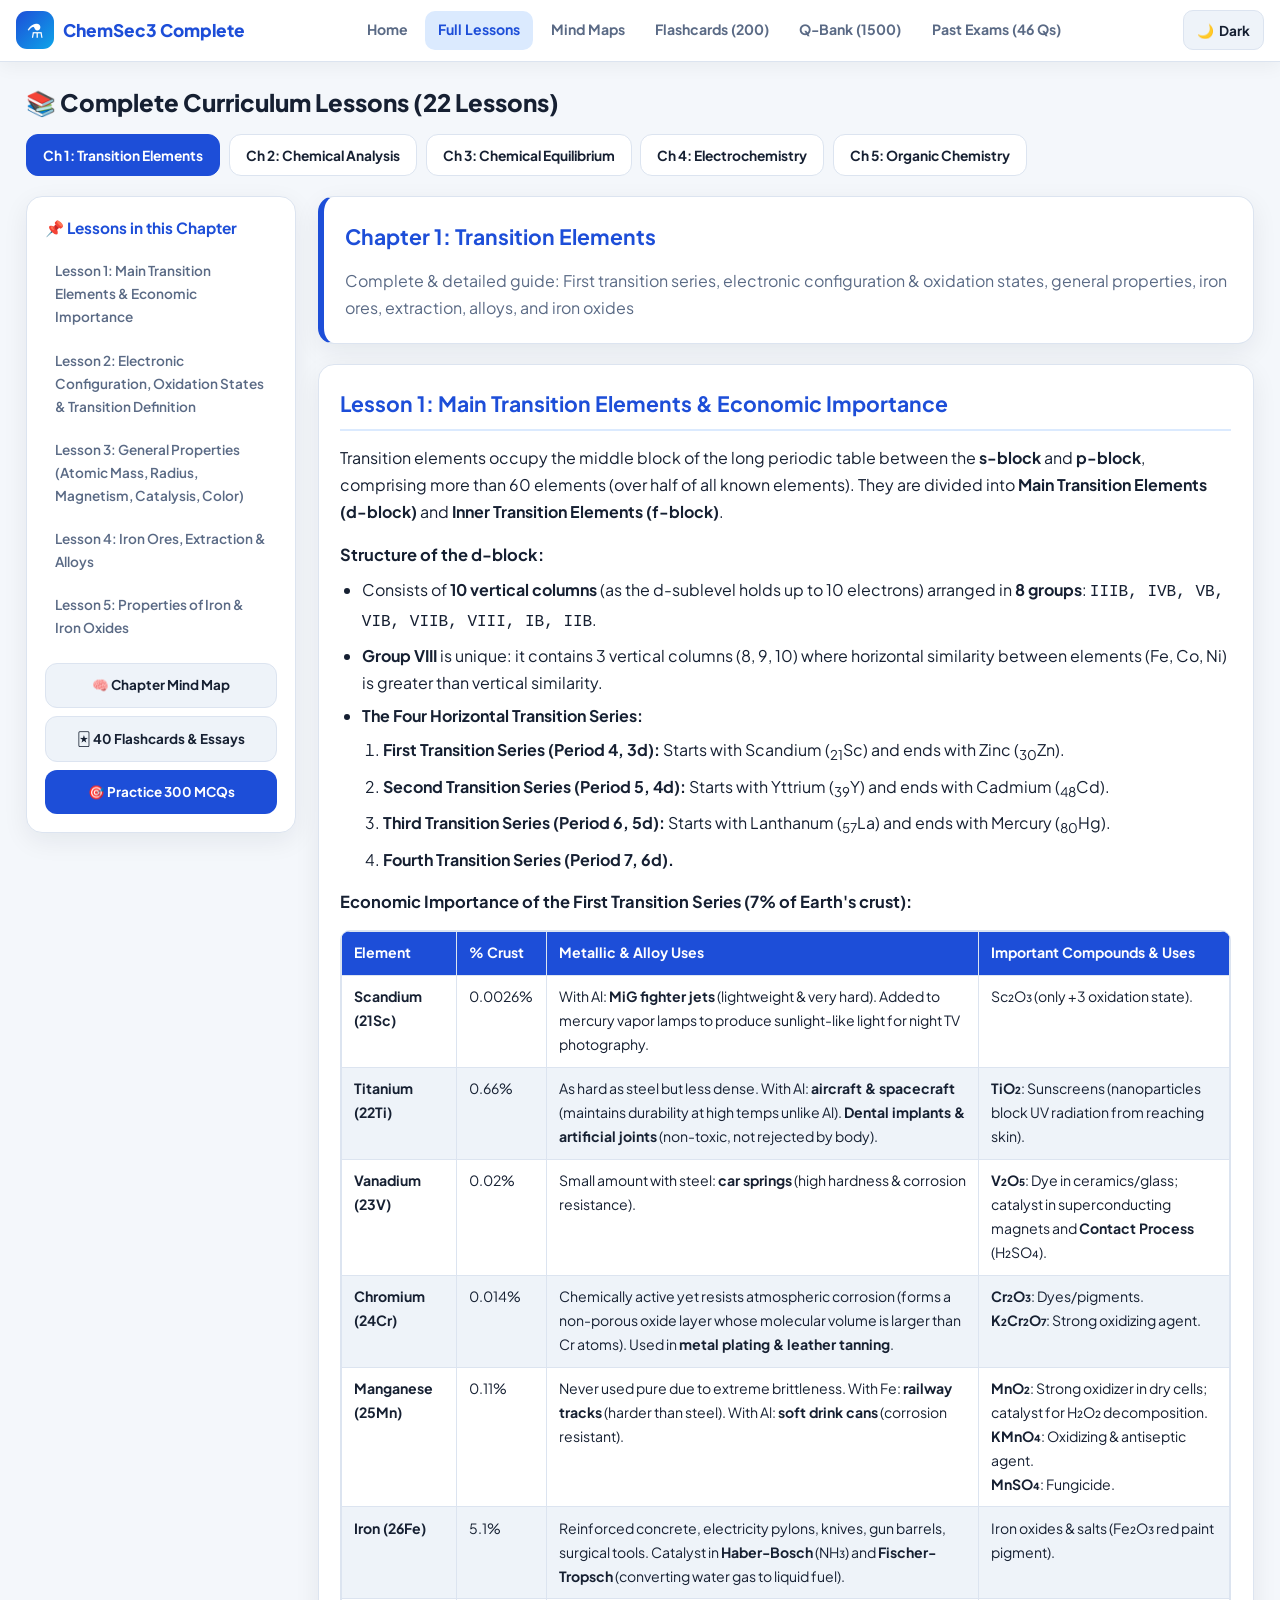
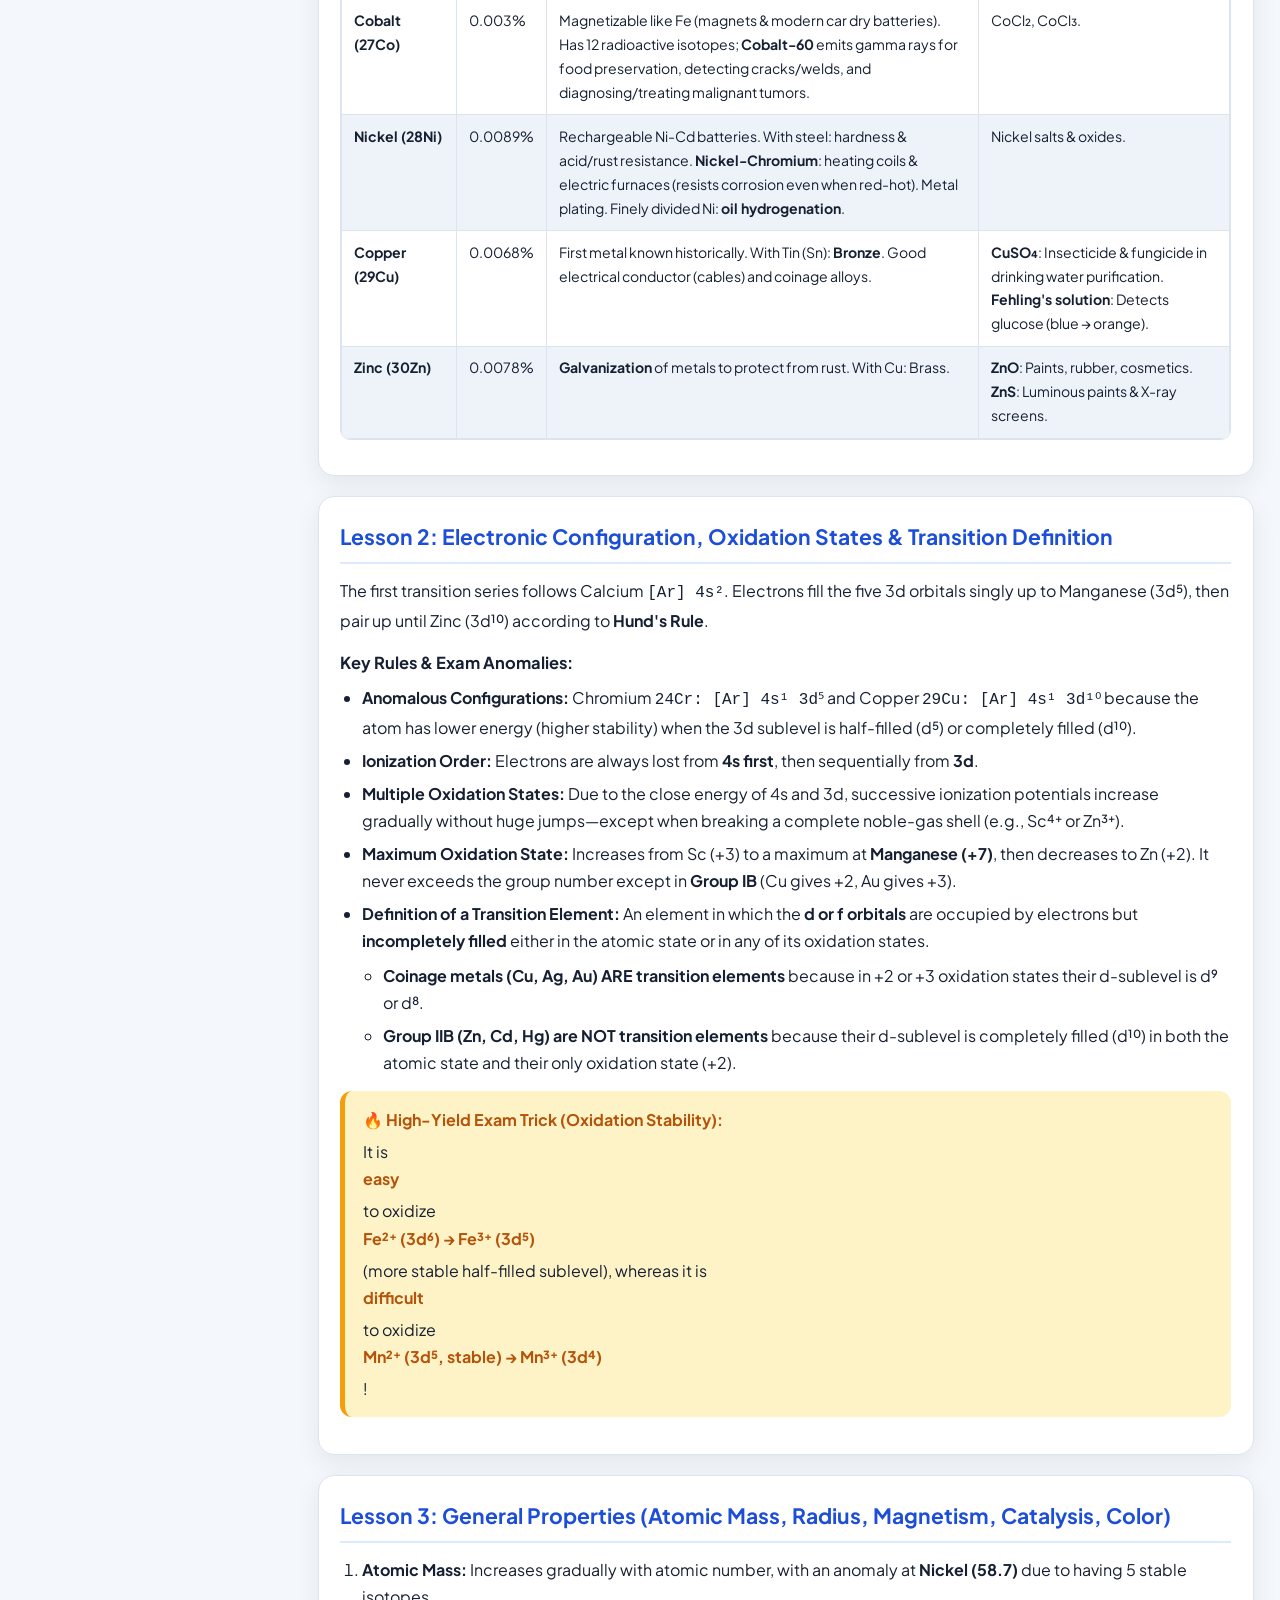
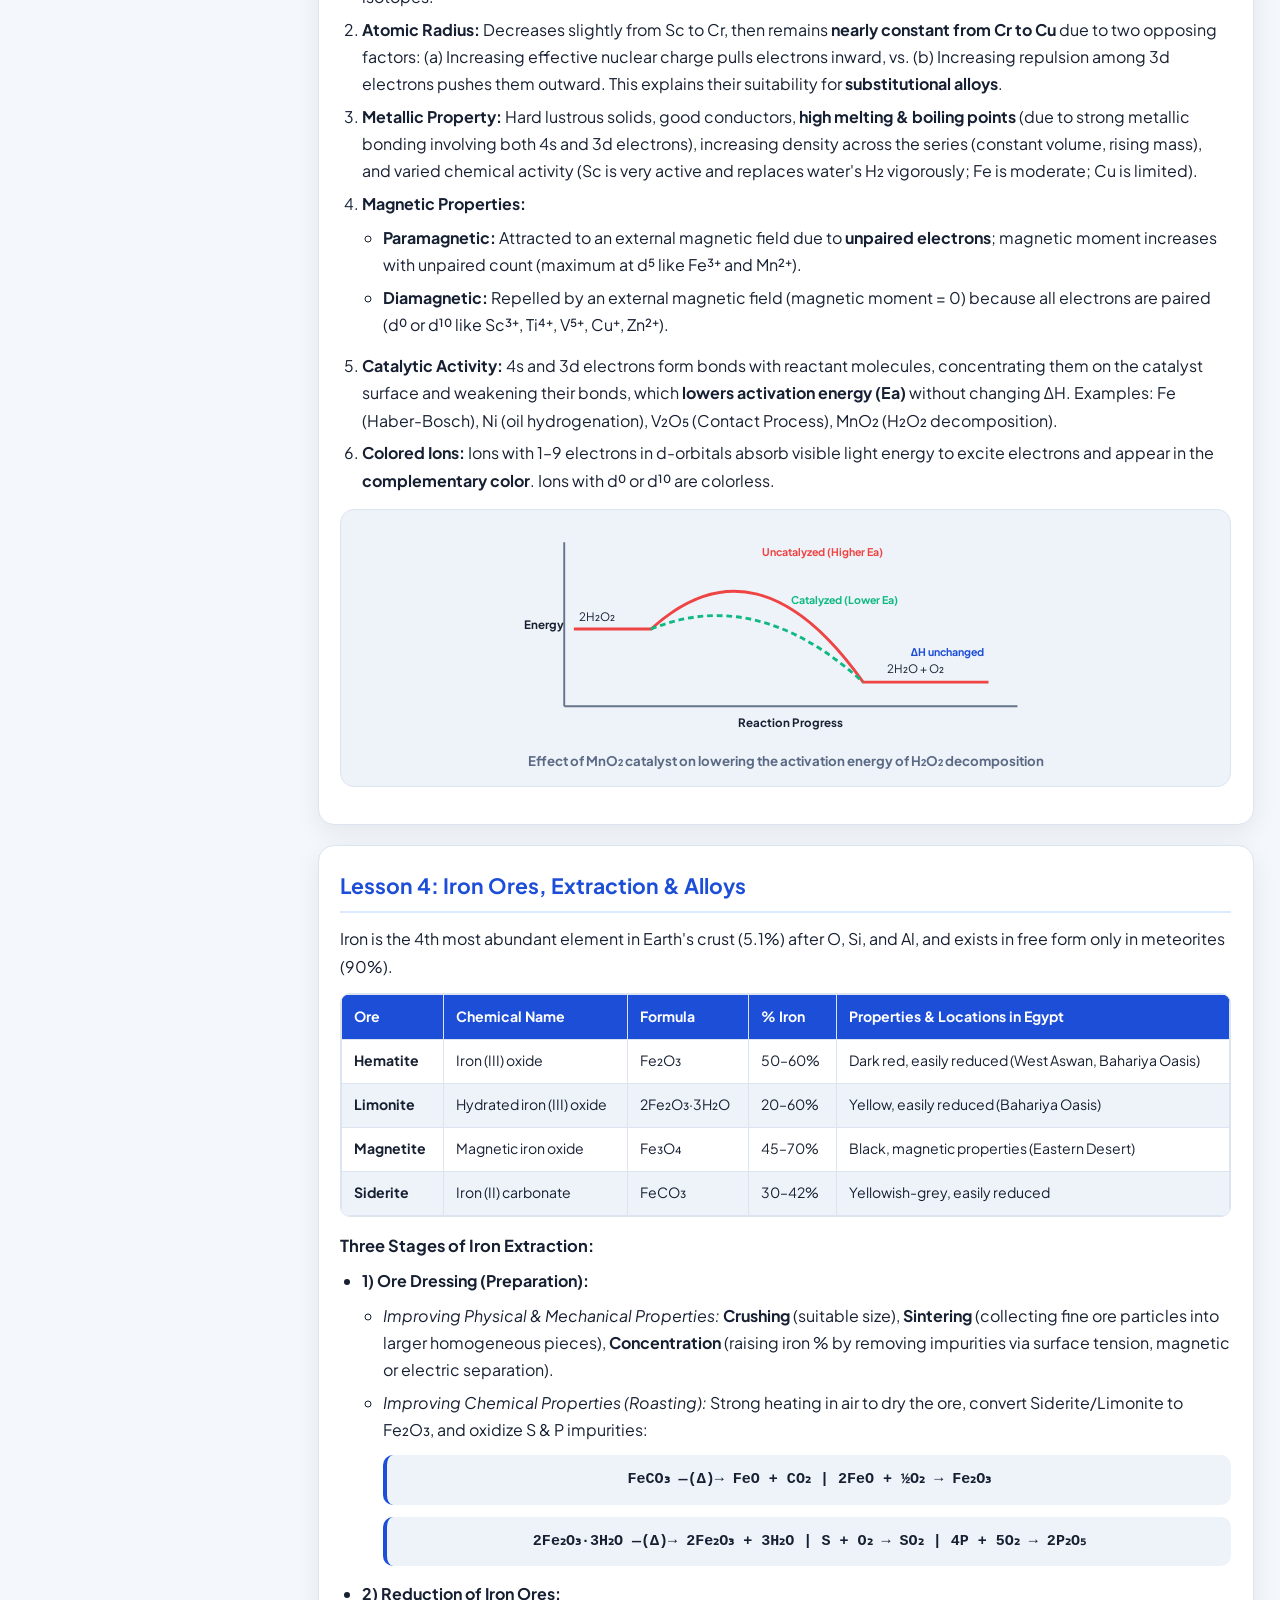
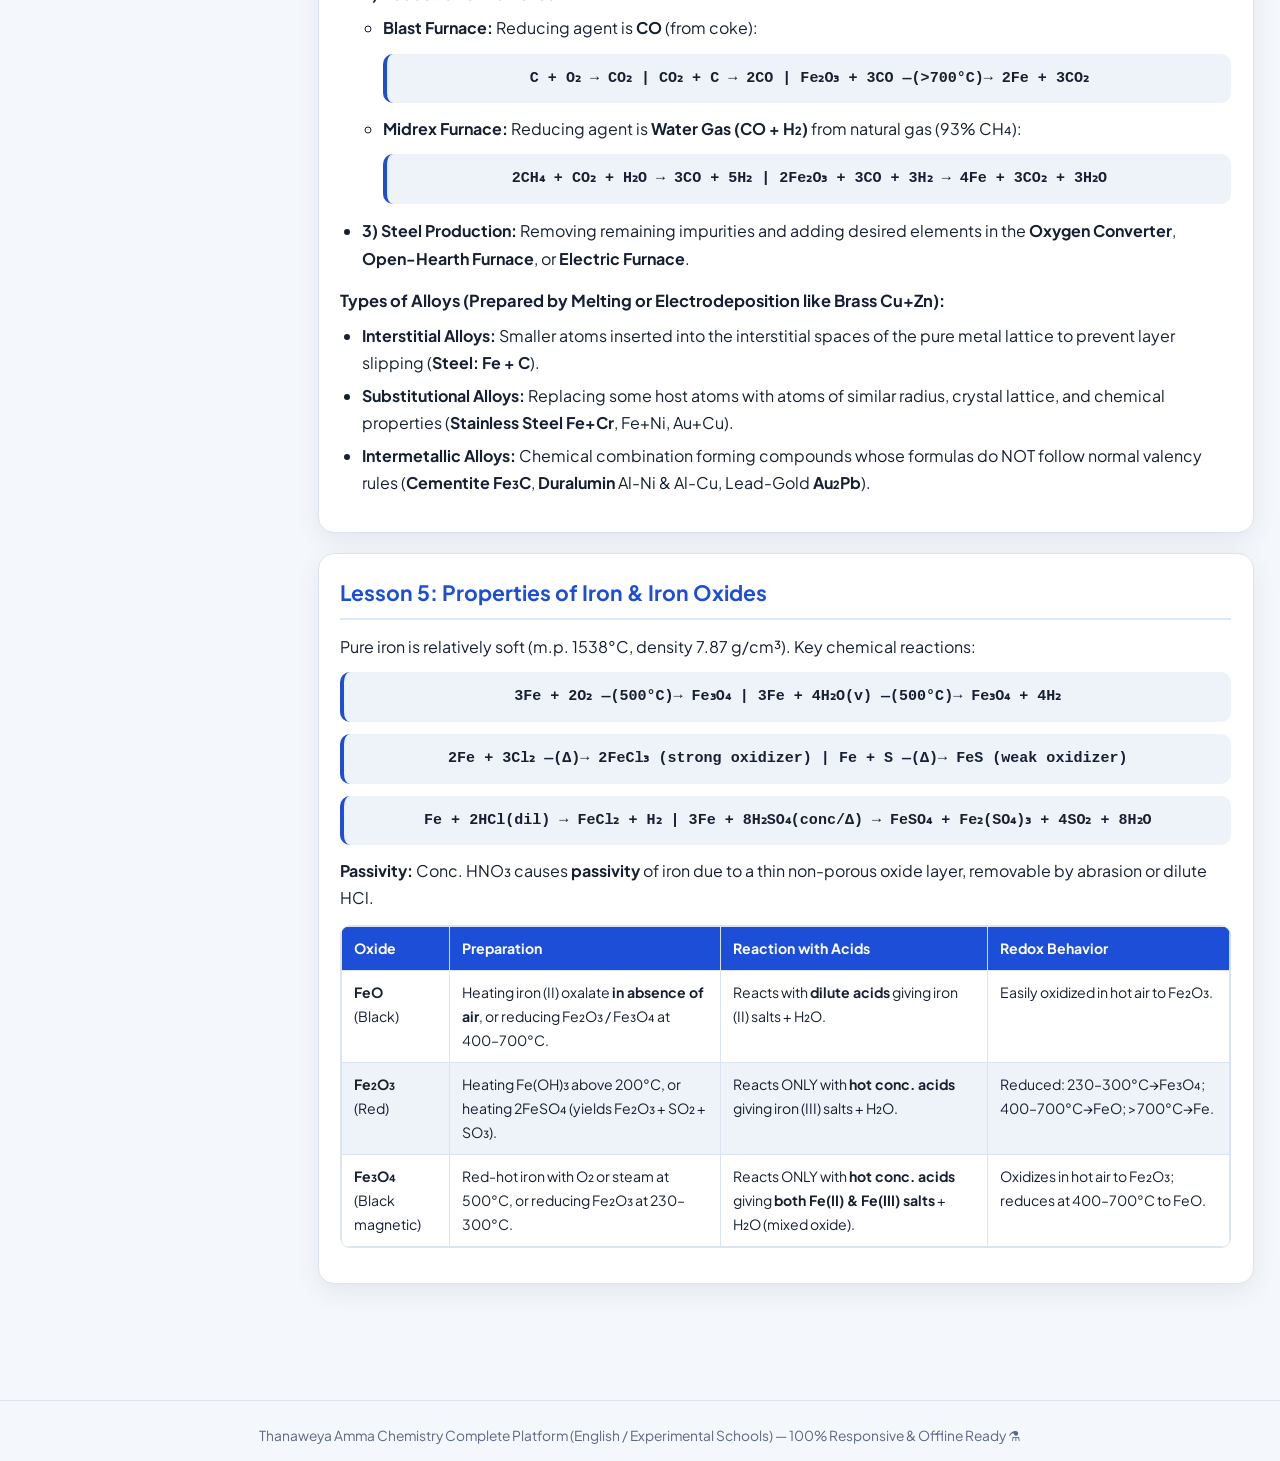
<file: lessons.html>
<!DOCTYPE html>
<html lang="en" dir="ltr">
<head>
  <meta charset="UTF-8">
  <meta name="viewport" content="width=device-width, initial-scale=1.0, maximum-scale=5.0">
  <title>Full Lessons — ChemSec3 Complete</title>
  <link rel="stylesheet" href="css/style.css">
</head>
<body>
  <div id="navbar-root"></div>

  <main class="container">
    <h1 class="section-title">📚 Complete Curriculum Lessons (22 Lessons)</h1>
    <div class="chapter-tabs" id="chapterTabs"></div>

    <div class="lesson-layout">
      <aside class="toc-box">
        <h3>📌 Lessons in this Chapter</h3>
        <ul class="toc-list" id="tocList"></ul>
        <div style="margin-top:1rem;display:grid;gap:.5rem;">
          <a id="goMindmap" href="mindmaps.html" class="btn btn-secondary" style="font-size:.84rem;">🧠 Chapter Mind Map</a>
          <a id="goFlash" href="flashcards.html" class="btn btn-secondary" style="font-size:.84rem;">🃏 40 Flashcards &amp; Essays</a>
          <a id="goQuiz" href="quiz.html" class="btn btn-primary" style="font-size:.84rem;">🎯 Practice 300 MCQs</a>
        </div>
      </aside>
      <div id="lessonBody" style="min-width:0;"></div>
    </div>
  </main>

  <div id="footer-root"></div>
  <script src="js/common.js"></script>
  <script src="js/data_lessons.js"></script>
  <script>
    renderNavbar('lessons');
    renderFooter();

    const params = new URLSearchParams(location.search);
    let currentCh = params.get('ch') || '1';
    if (!LESSONS_DATA[currentCh]) currentCh = '1';

    function renderChapter(ch) {
      currentCh = ch;
      document.getElementById('chapterTabs').innerHTML = Object.keys(LESSONS_DATA).map(k => `
        <button class="tab-btn ${k === ch ? 'active' : ''}" onclick="renderChapter('${k}')">
          Ch ${k}: ${LESSONS_DATA[k].title.split(':')[1]}
        </button>
      `).join('');

      const data = LESSONS_DATA[ch];
      document.getElementById('goMindmap').href = `mindmaps.html?ch=${ch}`;
      document.getElementById('goFlash').href = `flashcards.html?ch=${ch}`;
      document.getElementById('goQuiz').href = `quiz.html?ch=${ch}`;

      document.getElementById('tocList').innerHTML = data.sections.map(s => `
        <li><a href="#${s.id}">${s.title}</a></li>
      `).join('');

      document.getElementById('lessonBody').innerHTML = `
        <div class="lesson-section" style="border-left:6px solid var(--primary);">
          <h2 style="border:none;margin-bottom:.3rem;">${data.title}</h2>
          <p style="color:var(--text-muted);">${data.subtitle}</p>
        </div>
        ${data.sections.map(s => `
          <section class="lesson-section" id="${s.id}">
            <h2>${s.title}</h2>
            ${s.html}
          </section>
        `).join('')}
      `;
    }
    renderChapter(currentCh);
  </script>
</body>
</html>
</file>
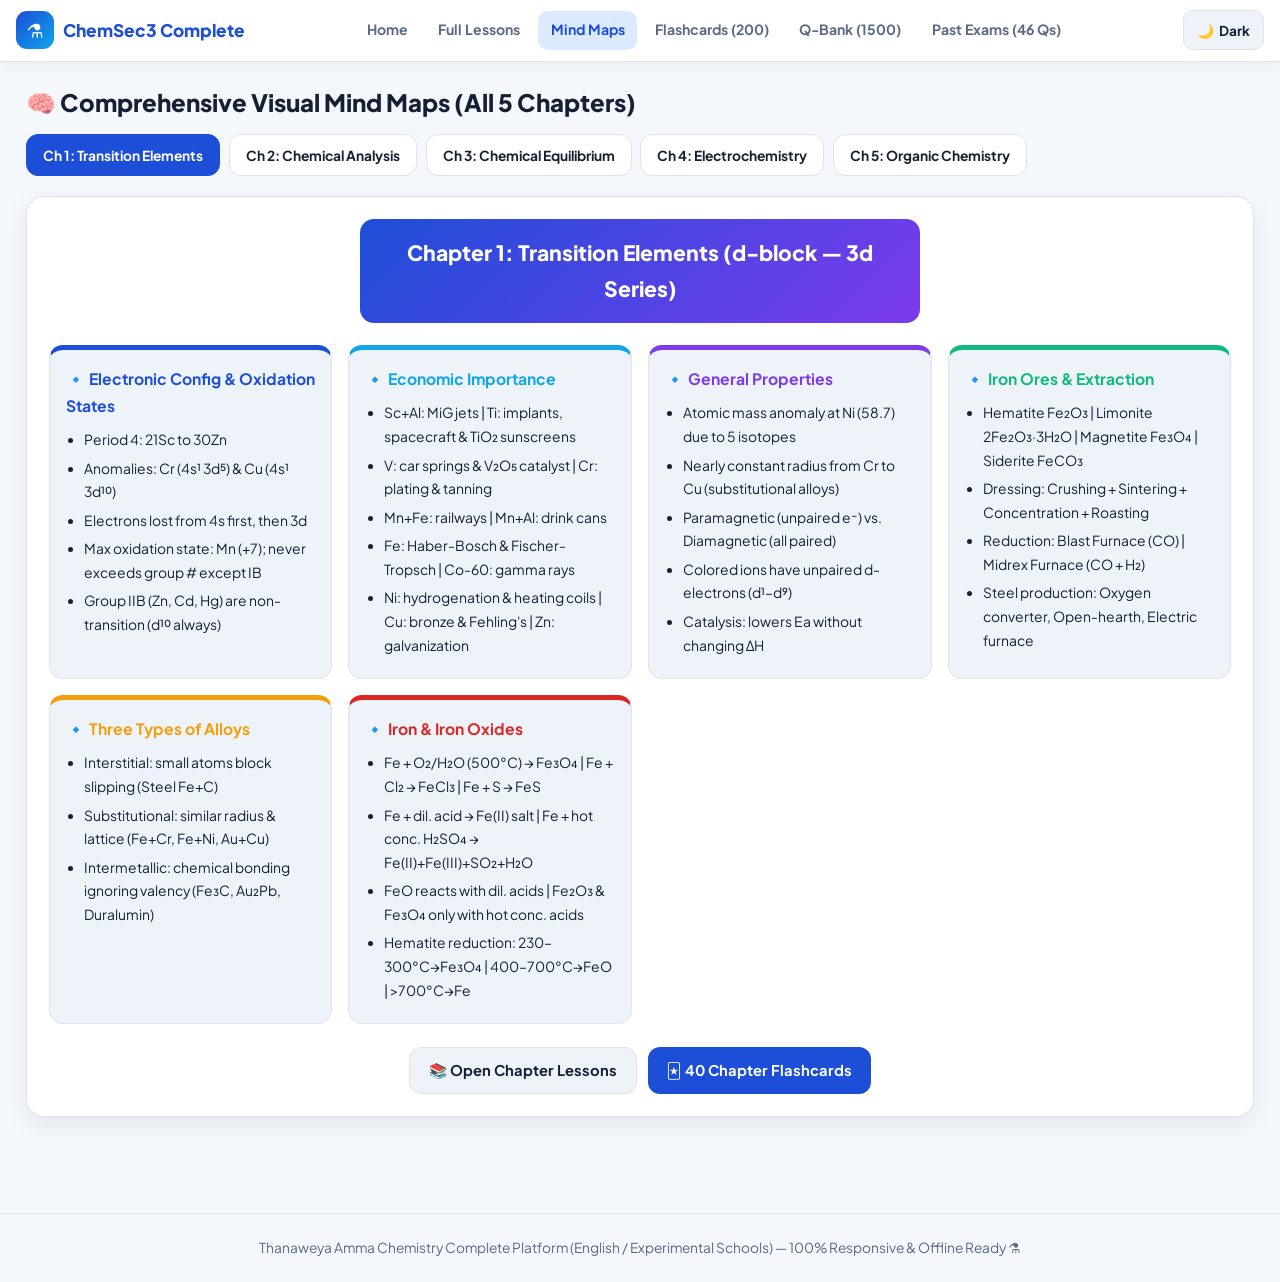
<file: mindmaps.html>
<!DOCTYPE html>
<html lang="en" dir="ltr">
<head>
  <meta charset="UTF-8">
  <meta name="viewport" content="width=device-width, initial-scale=1.0, maximum-scale=5.0">
  <title>Mind Maps — ChemSec3 Complete</title>
  <link rel="stylesheet" href="css/style.css">
</head>
<body>
  <div id="navbar-root"></div>

  <main class="container">
    <h1 class="section-title">🧠 Comprehensive Visual Mind Maps (All 5 Chapters)</h1>
    <div class="chapter-tabs" id="mmTabs"></div>
    <div id="mmStage"></div>
  </main>

  <div id="footer-root"></div>
  <script src="js/common.js"></script>
  <script src="js/data_mindmaps.js"></script>
  <script>
    renderNavbar('mindmaps');
    renderFooter();

    const params = new URLSearchParams(location.search);
    let currentCh = params.get('ch') || '1';
    if (!MINDMAPS_DATA[currentCh]) currentCh = '1';

    function renderMindmap(ch) {
      currentCh = ch;
      const names = {"1":"Transition Elements","2":"Chemical Analysis","3":"Chemical Equilibrium","4":"Electrochemistry","5":"Organic Chemistry"};
      document.getElementById('mmTabs').innerHTML = Object.keys(MINDMAPS_DATA).map(k => `
        <button class="tab-btn ${k === ch ? 'active' : ''}" onclick="renderMindmap('${k}')">Ch ${k}: ${names[k]}</button>
      `).join('');

      const mm = MINDMAPS_DATA[ch];
      const colors = ['#1d4ed8', '#0ea5e9', '#7c3aed', '#10b981', '#f59e0b', '#dc2626'];
      document.getElementById('mmStage').innerHTML = `
        <div class="mindmap-container">
          <div class="mm-root">${mm.root}</div>
          <div class="mm-branches">
            ${mm.branches.map((b, idx) => `
              <div class="mm-branch" style="border-top-color:${colors[idx % colors.length]}">
                <h3 style="color:${colors[idx % colors.length]}">🔹 ${b.title}</h3>
                <ul>${b.items.map(it => `<li>${it}</li>`).join('')}</ul>
              </div>
            `).join('')}
          </div>
          <div style="text-align:center;margin-top:1.4rem;display:flex;gap:.65rem;justify-content:center;flex-wrap:wrap;">
            <a href="lessons.html?ch=${ch}" class="btn btn-secondary">📚 Open Chapter Lessons</a>
            <a href="flashcards.html?ch=${ch}" class="btn btn-primary">🃏 40 Chapter Flashcards</a>
          </div>
        </div>
      `;
    }
    renderMindmap(currentCh);
  </script>
</body>
</html>
</file>
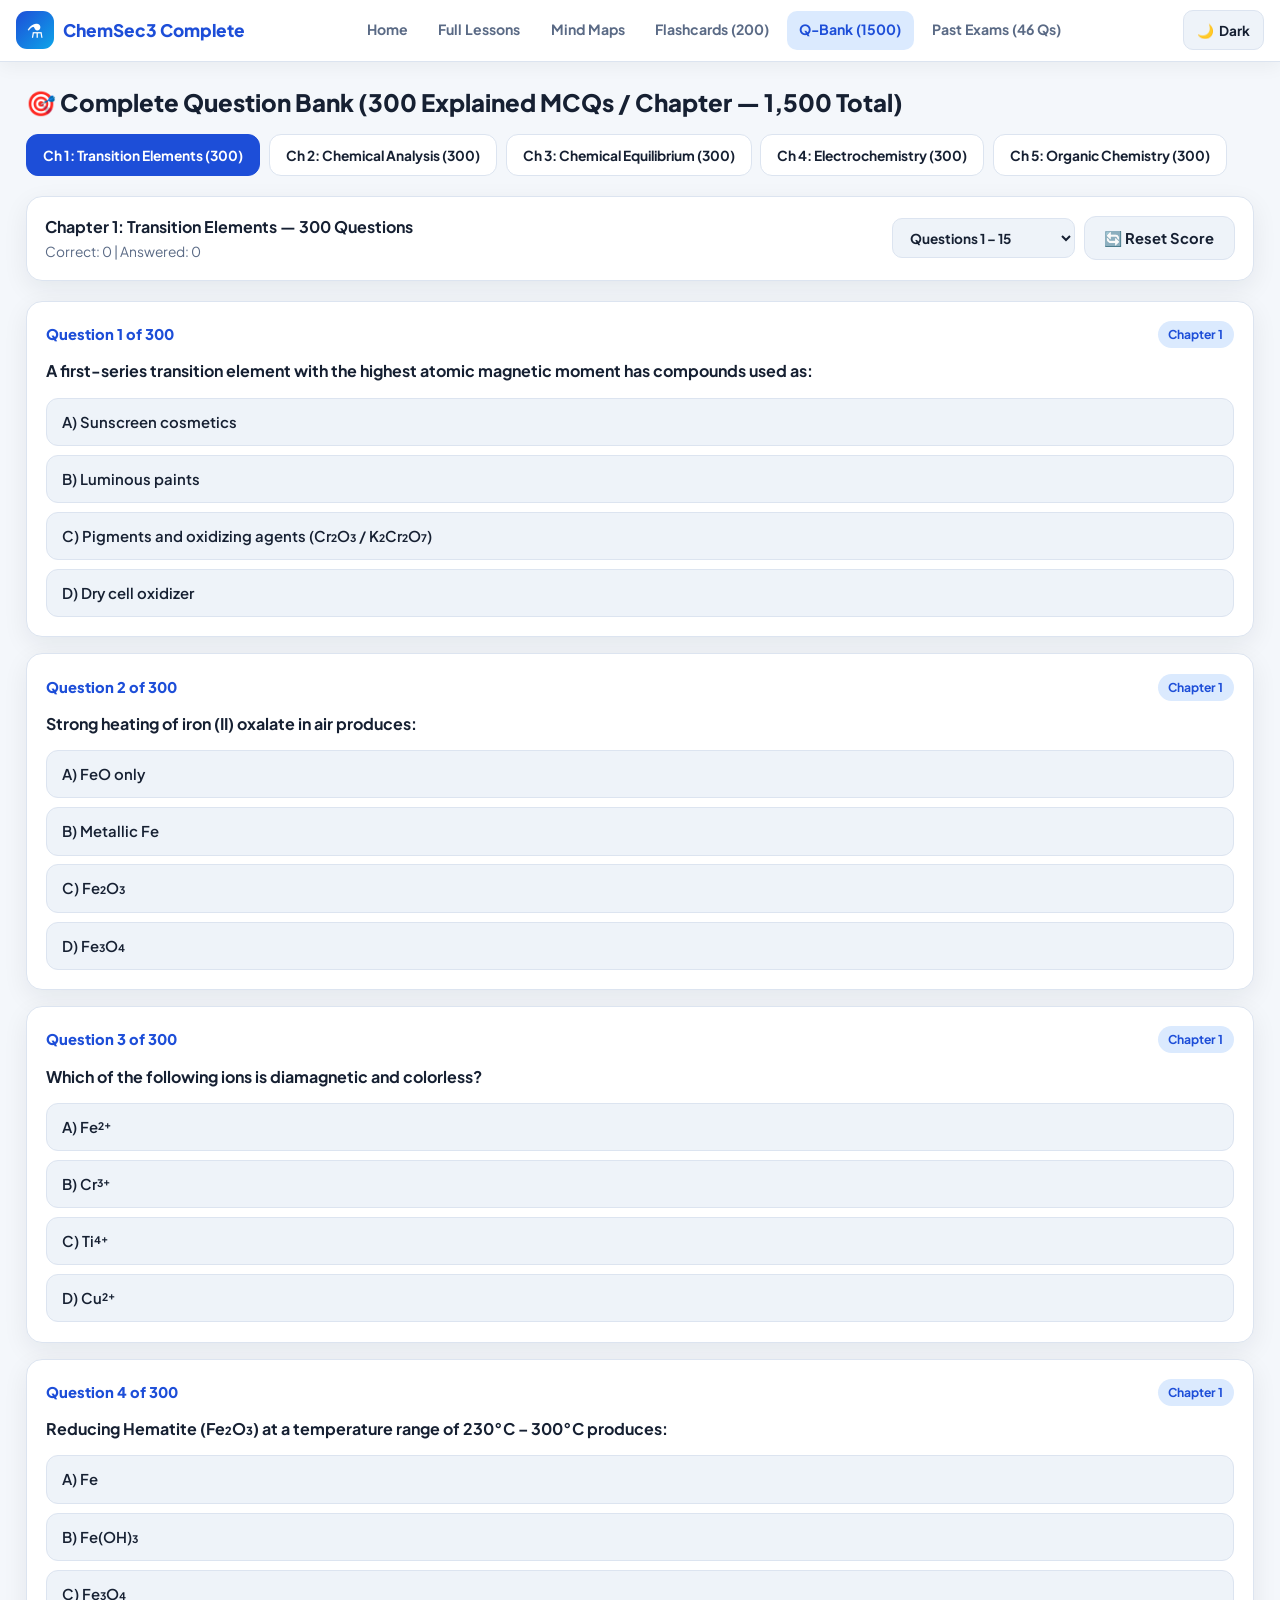
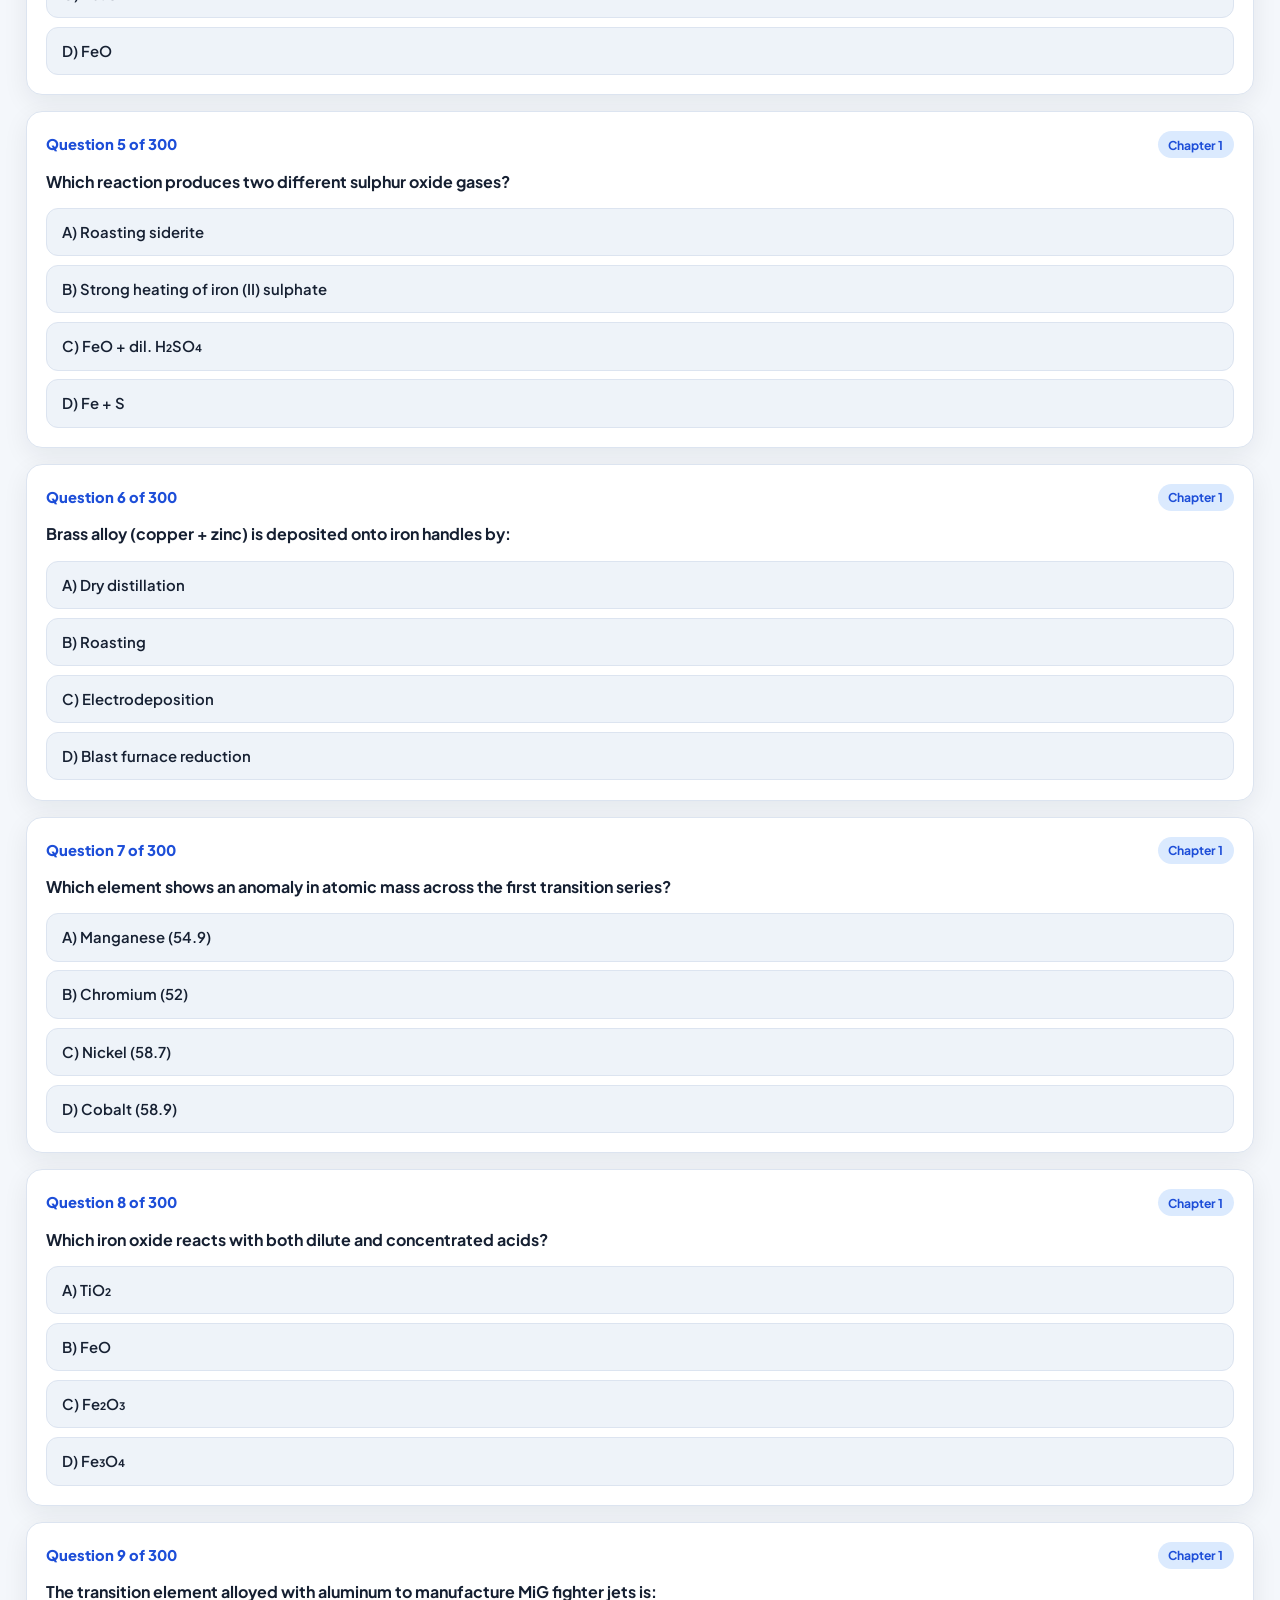
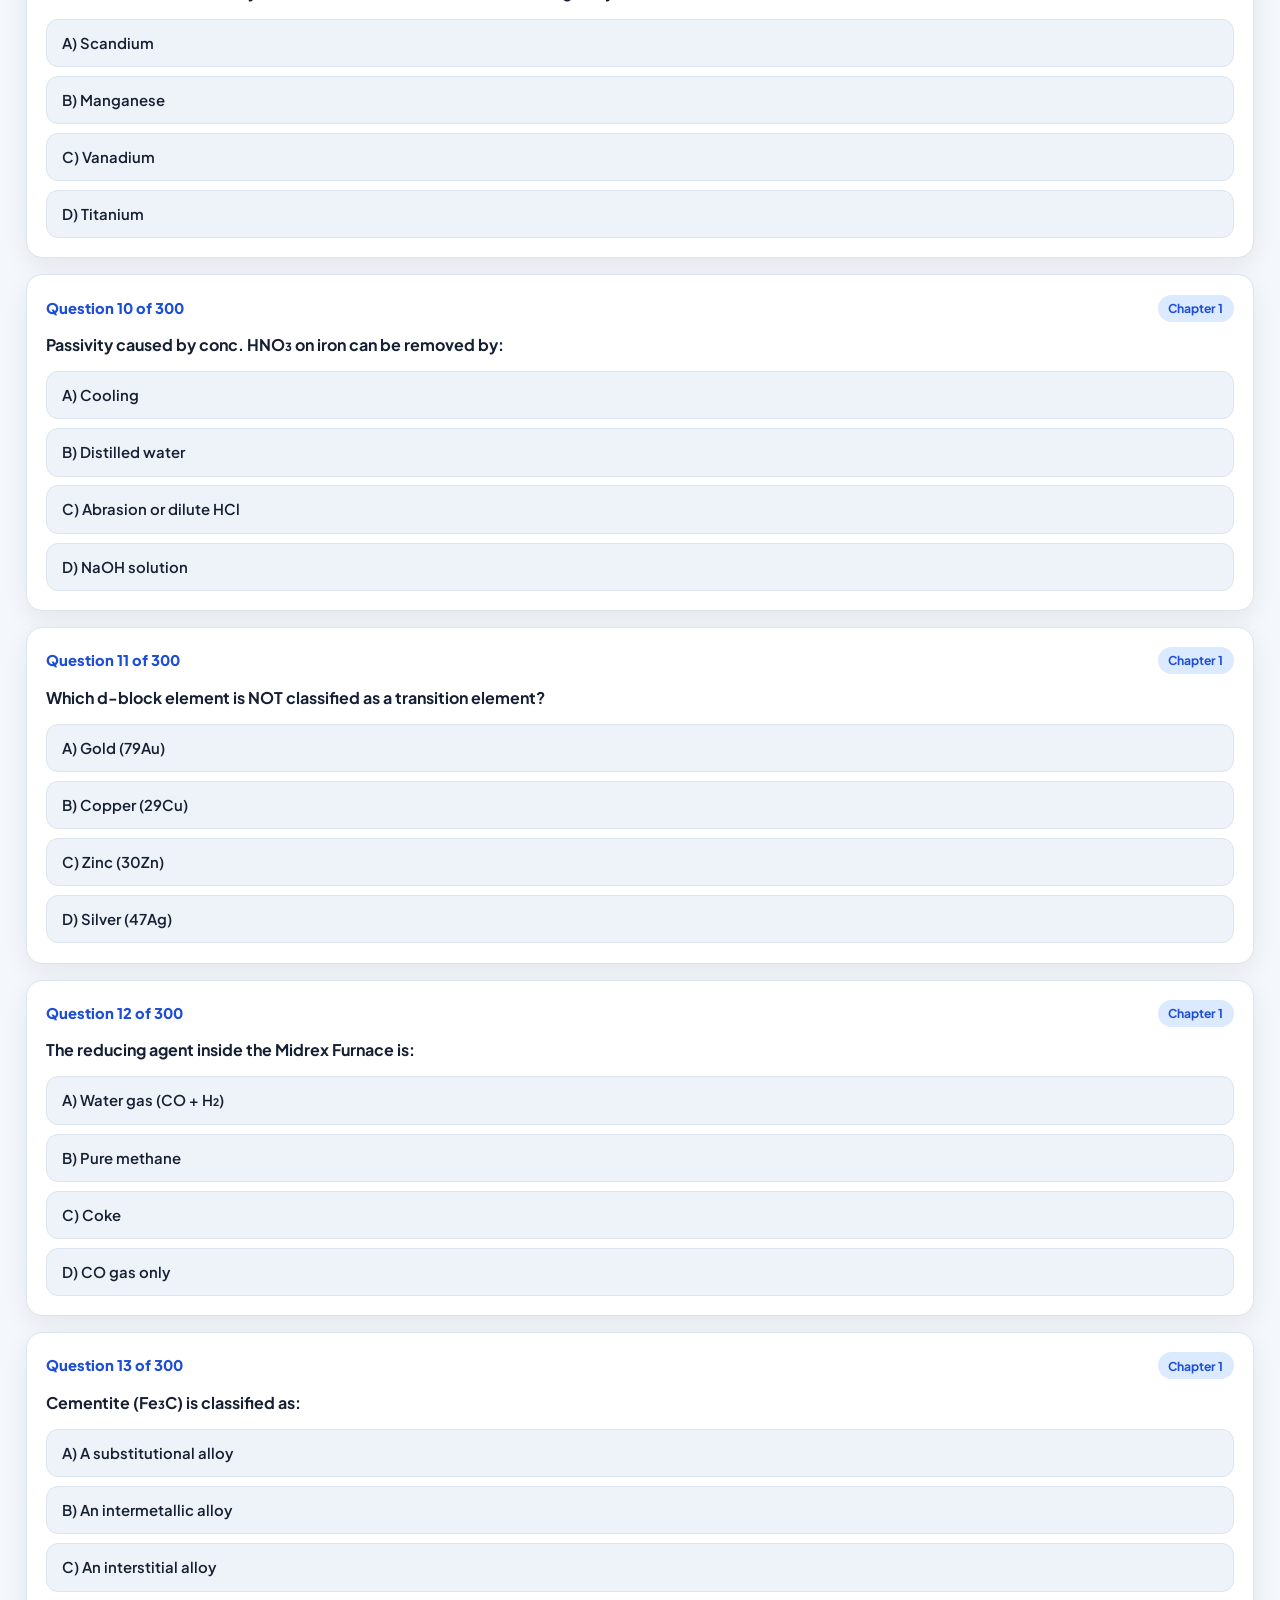
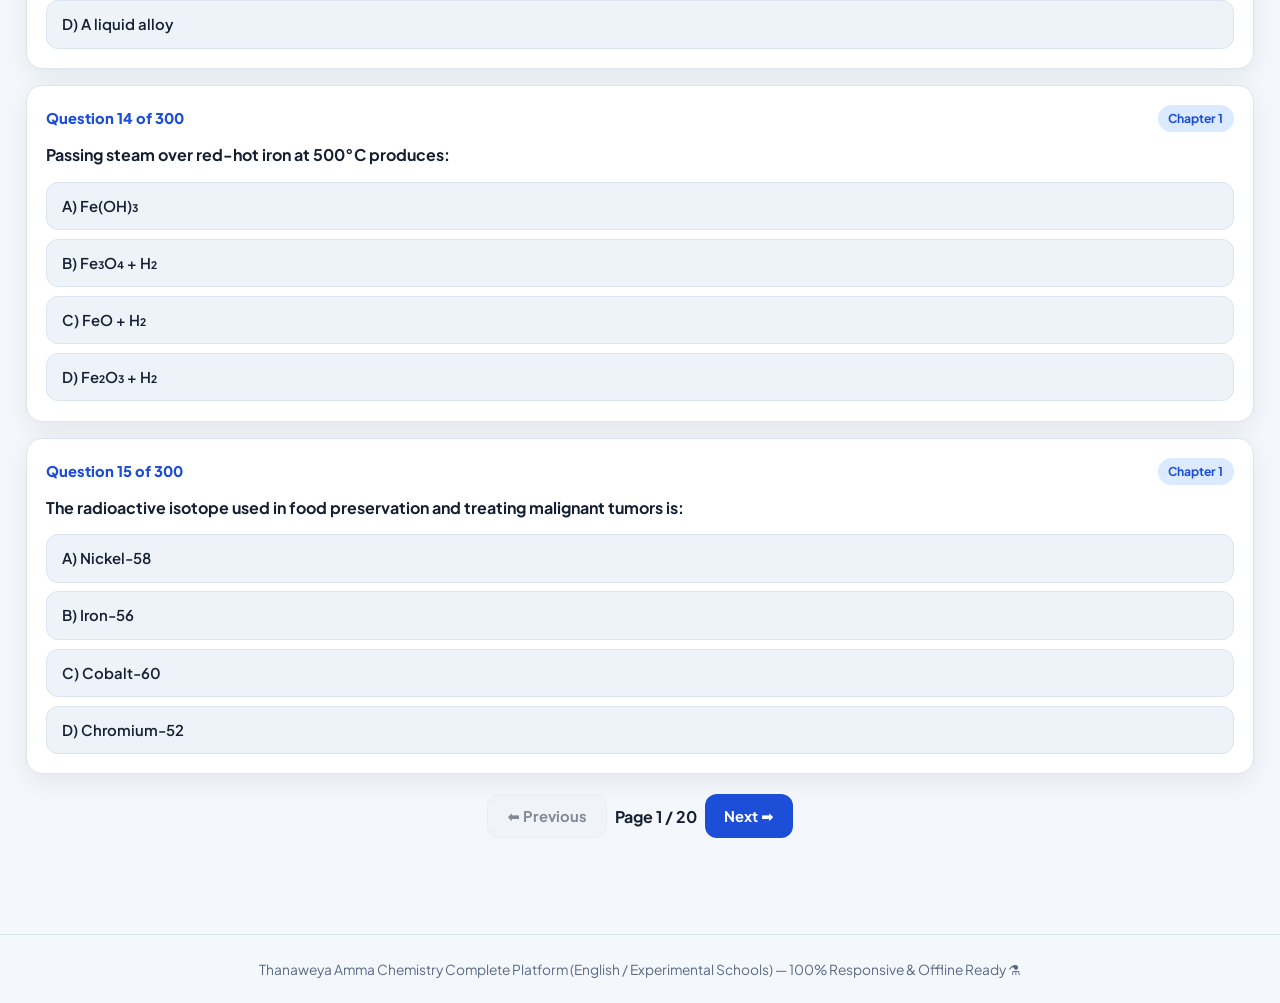
<file: quiz.html>
<!DOCTYPE html>
<html lang="en" dir="ltr">
<head>
  <meta charset="UTF-8">
  <meta name="viewport" content="width=device-width, initial-scale=1.0, maximum-scale=5.0">
  <title>Question Bank (1,500 Explained MCQs) — ChemSec3 Complete</title>
  <link rel="stylesheet" href="css/style.css">
</head>
<body>
  <div id="navbar-root"></div>

  <main class="container">
    <h1 class="section-title">🎯 Complete Question Bank (300 Explained MCQs / Chapter — 1,500 Total)</h1>
    <div class="chapter-tabs" id="quizTabs"></div>

    <div class="quiz-controls">
      <div>
        <strong id="quizInfo"></strong>
        <div style="font-size:.86rem;color:var(--text-muted);" id="scoreText">Correct: 0 | Answered: 0</div>
      </div>
      <div style="display:flex;gap:.55rem;flex-wrap:wrap;align-items:center;">
        <select id="pageSelect" class="theme-btn" onchange="goToPage(Number(this.value))"></select>
        <button class="btn btn-secondary" onclick="resetSession()">🔄 Reset Score</button>
      </div>
    </div>

    <div id="questionsContainer"></div>
    <div class="pagination" id="paginationBar"></div>
  </main>

  <div id="footer-root"></div>
  <script src="js/common.js"></script>
  <script src="js/data_questions.js"></script>
  <script>
    renderNavbar('quiz');
    renderFooter();

    const params = new URLSearchParams(location.search);
    let currentCh = params.get('ch') || '1';
    if (!QUESTIONS_DB[currentCh]) currentCh = '1';
    let currentPage = 1;
    const perPage = 15;
    let correctCount = 0;
    let answeredCount = 0;
    const chNames = {"1":"Transition Elements","2":"Chemical Analysis","3":"Chemical Equilibrium","4":"Electrochemistry","5":"Organic Chemistry"};

    function selectQuizChapter(ch) {
      currentCh = ch;
      currentPage = 1;
      document.getElementById('quizTabs').innerHTML = Object.keys(QUESTIONS_DB).map(k => `
        <button class="tab-btn ${k === ch ? 'active' : ''}" onclick="selectQuizChapter('${k}')">
          Ch ${k}: ${chNames[k]} (${QUESTIONS_DB[k].length})
        </button>
      `).join('');

      const totalPages = Math.ceil(QUESTIONS_DB[ch].length / perPage);
      document.getElementById('pageSelect').innerHTML = Array.from({length: totalPages}, (_, i) => {
        const s = i * perPage + 1;
        const e = Math.min((i + 1) * perPage, QUESTIONS_DB[ch].length);
        return `<option value="${i + 1}">Questions ${s} – ${e}</option>`;
      }).join('');

      renderQuestions();
    }

    function renderQuestions() {
      const list = QUESTIONS_DB[currentCh];
      const totalPages = Math.ceil(list.length / perPage);
      document.getElementById('pageSelect').value = currentPage;
      document.getElementById('quizInfo').textContent = `Chapter ${currentCh}: ${chNames[currentCh]} — ${list.length} Questions`;

      const start = (currentPage - 1) * perPage;
      const slice = list.slice(start, start + perPage);

      document.getElementById('questionsContainer').innerHTML = slice.map((item, idx) => {
        const gIdx = start + idx + 1;
        return `
          <article class="q-card" id="qcard-${gIdx}">
            <div class="q-header">
              <span class="q-num">Question ${gIdx} of ${list.length}</span>
              <span class="badge" style="margin:0;">Chapter ${currentCh}</span>
            </div>
            <div class="q-text">${item.q}</div>
            <div class="options-list">
              ${item.opts.map((opt, oi) => `
                <button class="opt-btn" onclick="checkAnswer(${gIdx}, ${oi}, ${item.ans}, this)">${['A','B','C','D'][oi]}) ${opt}</button>
              `).join('')}
            </div>
            <div class="explanation-box" id="exp-${gIdx}">
              <strong>💡 Explanation:</strong> ${item.exp}
            </div>
          </article>
        `;
      }).join('');

      document.getElementById('paginationBar').innerHTML = `
        <button class="btn btn-secondary" ${currentPage <= 1 ? 'disabled' : ''} onclick="goToPage(${currentPage - 1})">⬅️ Previous</button>
        <span style="font-weight:700;">Page ${currentPage} / ${totalPages}</span>
        <button class="btn btn-primary" ${currentPage >= totalPages ? 'disabled' : ''} onclick="goToPage(${currentPage + 1})">Next ➡️</button>
      `;
      window.scrollTo({top: 0, behavior: 'smooth'});
    }

    function checkAnswer(qId, chosen, correct, btnEl) {
      const card = document.getElementById(`qcard-${qId}`);
      card.querySelectorAll('.opt-btn').forEach((b, i) => {
        b.disabled = true;
        if (i === correct) b.classList.add('correct');
      });
      answeredCount++;
      if (chosen === correct) correctCount++;
      else btnEl.classList.add('wrong');
      document.getElementById(`exp-${qId}`).classList.add('show');
      document.getElementById('scoreText').textContent = `Correct: ${correctCount} | Answered: ${answeredCount}`;
    }

    function goToPage(p) {
      const totalPages = Math.ceil(QUESTIONS_DB[currentCh].length / perPage);
      if (p < 1 || p > totalPages) return;
      currentPage = p;
      renderQuestions();
    }

    function resetSession() {
      correctCount = 0; answeredCount = 0;
      document.getElementById('scoreText').textContent = `Correct: 0 | Answered: 0`;
      renderQuestions();
    }

    selectQuizChapter(currentCh);
  </script>
</body>
</html>
</file>
<file: css/style.css>
/* =========================================================
   Thanaweya Amma Chemistry Platform (English / Experimental)
   Mobile-First Responsive Design (LTR) with Dark & Light Modes
   ========================================================= */
@import url('https://fonts.googleapis.com/css2?family=Plus+Jakarta+Sans:wght@400;500;600;700;800&display=swap');

:root {
  --bg: #f4f7fb;
  --surface: #ffffff;
  --surface-2: #eef3f9;
  --text: #162032;
  --text-muted: #5a6a85;
  --primary: #1d4ed8;
  --primary-dark: #1e3a8a;
  --primary-light: #dbeafe;
  --accent: #0ea5e9;
  --success: #10b981;
  --success-bg: #d1fae5;
  --warning: #f59e0b;
  --warning-bg: #fef3c7;
  --danger: #ef4444;
  --danger-bg: #fee2e2;
  --purple: #7c3aed;
  --purple-bg: #ede9fe;
  --border: #dce4f0;
  --shadow: 0 8px 26px rgba(15, 23, 42, 0.07);
  --radius: 16px;
}

body.dark {
  --bg: #0b1120;
  --surface: #111c33;
  --surface-2: #192642;
  --text: #f1f5f9;
  --text-muted: #94a3b8;
  --primary: #3b82f6;
  --primary-dark: #60a5fa;
  --primary-light: rgba(59, 130, 246, 0.18);
  --accent: #38bdf8;
  --success-bg: rgba(16, 185, 129, 0.16);
  --warning-bg: rgba(245, 158, 11, 0.16);
  --danger-bg: rgba(239, 68, 68, 0.16);
  --purple-bg: rgba(124, 58, 237, 0.18);
  --border: #243452;
  --shadow: 0 12px 32px rgba(0, 0, 0, 0.35);
}

* {
  box-sizing: border-box;
  margin: 0;
  padding: 0;
  -webkit-tap-highlight-color: transparent;
}

html, body {
  max-width: 100%;
  overflow-x: hidden;
  scroll-behavior: smooth;
}

body {
  font-family: 'Plus Jakarta Sans', 'Segoe UI', system-ui, -apple-system, sans-serif;
  background: var(--bg);
  color: var(--text);
  line-height: 1.7;
  direction: ltr;
  min-height: 100vh;
  font-size: 16px;
  transition: background 0.25s, color 0.25s;
}

a { color: inherit; text-decoration: none; }
img, svg { max-width: 100%; height: auto; }

/* ================= Navbar (Desktop + Mobile Drawer) ================= */
.navbar {
  position: sticky;
  top: 0;
  z-index: 200;
  background: var(--surface);
  border-bottom: 1px solid var(--border);
  box-shadow: 0 4px 18px rgba(0,0,0,0.05);
  padding: 0.65rem 1rem;
}

.nav-inner {
  max-width: 1280px;
  margin: 0 auto;
  display: flex;
  align-items: center;
  justify-content: space-between;
  gap: 0.75rem;
}

.brand {
  display: flex;
  align-items: center;
  gap: 0.55rem;
  font-weight: 800;
  font-size: 1.08rem;
  color: var(--primary);
  white-space: nowrap;
}

.brand-icon {
  width: 38px;
  height: 38px;
  border-radius: 11px;
  background: linear-gradient(135deg, var(--primary), var(--accent));
  color: #fff;
  display: grid;
  place-items: center;
  font-size: 1.2rem;
  flex-shrink: 0;
}

.nav-links {
  display: flex;
  align-items: center;
  gap: 0.3rem;
}

.nav-links a {
  padding: 0.45rem 0.8rem;
  border-radius: 10px;
  font-weight: 700;
  font-size: 0.88rem;
  color: var(--text-muted);
  transition: 0.2s;
  white-space: nowrap;
}

.nav-links a:hover,
.nav-links a.active {
  background: var(--primary-light);
  color: var(--primary);
}

.nav-actions {
  display: flex;
  align-items: center;
  gap: 0.5rem;
}

.theme-btn, .menu-toggle {
  border: 1px solid var(--border);
  background: var(--surface-2);
  color: var(--text);
  padding: 0.45rem 0.8rem;
  border-radius: 10px;
  cursor: pointer;
  font-family: inherit;
  font-weight: 700;
  font-size: 0.85rem;
  min-height: 40px;
  display: inline-flex;
  align-items: center;
  justify-content: center;
  gap: 0.35rem;
}

.menu-toggle {
  display: none;
  font-size: 1.25rem;
  width: 42px;
  padding: 0;
}

/* Mobile Drawer */
.mobile-drawer {
  display: none;
  flex-direction: column;
  gap: 0.4rem;
  padding: 0.85rem 0 0.35rem;
  border-top: 1px solid var(--border);
  margin-top: 0.65rem;
}

.mobile-drawer.open { display: flex; }

.mobile-drawer a {
  padding: 0.7rem 0.9rem;
  border-radius: 10px;
  font-weight: 700;
  font-size: 0.94rem;
  color: var(--text);
  background: var(--surface-2);
}

.mobile-drawer a.active {
  background: var(--primary);
  color: #fff;
}

/* ================= Layout ================= */
.container {
  max-width: 1260px;
  margin: 0 auto;
  padding: 1.5rem 1rem 3.5rem;
  width: 100%;
}

/* ================= Hero ================= */
.hero {
  background: linear-gradient(135deg, #1e3a8a 0%, #1d4ed8 55%, #0284c7 100%);
  color: #fff;
  border-radius: 22px;
  padding: 2.2rem 1.75rem;
  position: relative;
  overflow: hidden;
  box-shadow: var(--shadow);
  margin-bottom: 1.75rem;
}

.hero h1 {
  font-size: clamp(1.45rem, 4.3vw, 2.4rem);
  font-weight: 800;
  margin-bottom: 0.65rem;
  line-height: 1.28;
}

.hero p {
  font-size: clamp(0.92rem, 2.4vw, 1.03rem);
  opacity: 0.94;
  max-width: 780px;
  margin-bottom: 1.35rem;
}

.hero-actions {
  display: flex;
  gap: 0.7rem;
  flex-wrap: wrap;
}

.btn {
  display: inline-flex;
  align-items: center;
  justify-content: center;
  gap: 0.45rem;
  padding: 0.65rem 1.2rem;
  border-radius: 12px;
  font-family: inherit;
  font-weight: 700;
  font-size: 0.92rem;
  border: none;
  cursor: pointer;
  min-height: 44px;
  transition: transform 0.15s, background 0.2s;
}

.btn:active { transform: scale(0.98); }
.btn:disabled { opacity: 0.5; cursor: not-allowed; }

.btn-white { background: #fff; color: #1e3a8a; }
.btn-outline-white { background: rgba(255,255,255,0.16); color: #fff; border: 1px solid rgba(255,255,255,0.38); }
.btn-primary { background: var(--primary); color: #fff; }
.btn-secondary { background: var(--surface-2); color: var(--text); border: 1px solid var(--border); }
.btn-success { background: var(--success); color: #fff; }

/* ================= Grids & Cards ================= */
.stats-grid {
  display: grid;
  grid-template-columns: repeat(auto-fit, minmax(170px, 1fr));
  gap: 0.85rem;
  margin-bottom: 1.8rem;
}

.stat-card {
  background: var(--surface);
  border: 1px solid var(--border);
  border-radius: var(--radius);
  padding: 1rem;
  box-shadow: var(--shadow);
  display: flex;
  align-items: center;
  gap: 0.85rem;
}

.stat-icon {
  width: 46px;
  height: 46px;
  border-radius: 12px;
  display: grid;
  place-items: center;
  font-size: 1.35rem;
  background: var(--primary-light);
  color: var(--primary);
  flex-shrink: 0;
}

.stat-num { font-size: 1.25rem; font-weight: 800; line-height: 1.2; }
.stat-label { font-size: 0.82rem; color: var(--text-muted); font-weight: 600; }

.section-title {
  font-size: clamp(1.18rem, 3.3vw, 1.5rem);
  font-weight: 800;
  margin-bottom: 1rem;
  display: flex;
  align-items: center;
  gap: 0.5rem;
  line-height: 1.35;
}

.cards-grid {
  display: grid;
  grid-template-columns: repeat(auto-fit, minmax(250px, 1fr));
  gap: 1rem;
  margin-bottom: 2rem;
}

.card {
  background: var(--surface);
  border: 1px solid var(--border);
  border-radius: var(--radius);
  padding: 1.25rem;
  box-shadow: var(--shadow);
  transition: transform 0.2s, border-color 0.2s;
}

.card:hover { border-color: var(--primary); transform: translateY(-2px); }

.badge {
  display: inline-block;
  padding: 0.2rem 0.65rem;
  border-radius: 999px;
  font-size: 0.76rem;
  font-weight: 700;
  background: var(--primary-light);
  color: var(--primary);
  margin-bottom: 0.5rem;
}

/* ================= Tabs ================= */
.chapter-tabs {
  display: flex;
  gap: 0.55rem;
  flex-wrap: wrap;
  margin-bottom: 1.25rem;
}

.tab-btn {
  padding: 0.6rem 1rem;
  border-radius: 12px;
  border: 1px solid var(--border);
  background: var(--surface);
  color: var(--text);
  font-family: inherit;
  font-weight: 700;
  font-size: 0.86rem;
  cursor: pointer;
  min-height: 42px;
  transition: 0.2s;
}

.tab-btn.active,
.tab-btn:hover {
  background: var(--primary);
  color: #fff;
  border-color: var(--primary);
}

/* ================= Lesson Layout ================= */
.lesson-layout {
  display: grid;
  grid-template-columns: 270px minmax(0, 1fr);
  gap: 1.35rem;
  align-items: start;
}

.toc-box {
  background: var(--surface);
  border: 1px solid var(--border);
  border-radius: var(--radius);
  padding: 1.1rem;
  position: sticky;
  top: 78px;
  box-shadow: var(--shadow);
}

.toc-box h3 { font-size: 0.96rem; margin-bottom: 0.7rem; color: var(--primary); }
.toc-list { list-style: none; display: flex; flex-direction: column; gap: 0.35rem; }

.toc-list a {
  display: block;
  padding: 0.45rem 0.65rem;
  border-radius: 8px;
  font-size: 0.85rem;
  font-weight: 600;
  color: var(--text-muted);
}

.toc-list a:hover { background: var(--primary-light); color: var(--primary); }

.lesson-section {
  background: var(--surface);
  border: 1px solid var(--border);
  border-radius: var(--radius);
  padding: 1.35rem;
  margin-bottom: 1.25rem;
  box-shadow: var(--shadow);
  scroll-margin-top: 84px;
  min-width: 0;
}

.lesson-section h2 {
  font-size: clamp(1.1rem, 3vw, 1.32rem);
  color: var(--primary);
  margin-bottom: 0.8rem;
  padding-bottom: 0.45rem;
  border-bottom: 2px solid var(--primary-light);
}

.lesson-section h3 { font-size: 1.03rem; margin: 0.95rem 0 0.4rem; color: var(--text); }
.lesson-section ul, .lesson-section ol { padding-left: 1.35rem; margin: 0.45rem 0 0.85rem; }
.lesson-section li { margin-bottom: 0.35rem; }

/* Equations & Callouts */
.eq-box {
  background: var(--surface-2);
  border-left: 4px solid var(--primary);
  padding: 0.75rem 0.9rem;
  border-radius: 10px;
  margin: 0.75rem 0;
  text-align: center;
  font-family: 'Consolas', 'Courier New', monospace;
  font-size: 0.94rem;
  font-weight: 700;
  overflow-x: auto;
  -webkit-overflow-scrolling: touch;
  white-space: nowrap;
}

.trick-box {
  background: var(--warning-bg);
  border-left: 5px solid var(--warning);
  padding: 0.95rem 1.1rem;
  border-radius: 12px;
  margin: 0.95rem 0;
}

.trick-box strong { color: #b45309; display: block; margin-bottom: 0.3rem; }
body.dark .trick-box strong { color: #fbbf24; }

.solved-box {
  background: var(--success-bg);
  border-left: 5px solid var(--success);
  padding: 0.95rem 1.1rem;
  border-radius: 12px;
  margin: 0.95rem 0;
}

.solved-box strong { color: #065f46; display: block; margin-bottom: 0.3rem; }
body.dark .solved-box strong { color: #6ee7b7; }

.svg-figure {
  background: var(--surface-2);
  border: 1px solid var(--border);
  border-radius: 14px;
  padding: 0.85rem;
  margin: 0.95rem 0;
  text-align: center;
  overflow-x: auto;
  -webkit-overflow-scrolling: touch;
}

.svg-figure figcaption {
  margin-top: 0.45rem;
  font-size: 0.83rem;
  color: var(--text-muted);
  font-weight: 700;
}

/* Tables */
.table-wrap {
  width: 100%;
  overflow-x: auto;
  -webkit-overflow-scrolling: touch;
  margin: 0.85rem 0;
  border-radius: 10px;
  border: 1px solid var(--border);
}

table {
  width: 100%;
  min-width: 520px;
  border-collapse: collapse;
  font-size: 0.88rem;
}

th, td {
  border: 1px solid var(--border);
  padding: 0.6rem 0.75rem;
  text-align: left;
  vertical-align: top;
}

th { background: var(--primary); color: #fff; font-weight: 700; }
tr:nth-child(even) td { background: var(--surface-2); }

/* ================= Mindmaps ================= */
.mindmap-container {
  background: var(--surface);
  border: 1px solid var(--border);
  border-radius: 18px;
  padding: 1.35rem;
  box-shadow: var(--shadow);
}

.mm-root {
  background: linear-gradient(135deg, var(--primary), var(--purple));
  color: #fff;
  padding: 1rem 1.4rem;
  border-radius: 14px;
  text-align: center;
  font-size: clamp(1.08rem, 3.2vw, 1.32rem);
  font-weight: 800;
  max-width: 560px;
  margin: 0 auto 1.4rem;
}

.mm-branches {
  display: grid;
  grid-template-columns: repeat(auto-fit, minmax(245px, 1fr));
  gap: 1rem;
}

.mm-branch {
  background: var(--surface-2);
  border: 1.5px solid var(--border);
  border-top: 5px solid var(--primary);
  border-radius: 14px;
  padding: 1rem;
}

.mm-branch h3 { font-size: 0.98rem; margin-bottom: 0.55rem; }
.mm-branch ul { padding-left: 1.15rem; font-size: 0.87rem; }
.mm-branch li { margin-bottom: 0.3rem; }

/* ================= 3D Flashcards ================= */
.filter-bar {
  display: flex;
  gap: 0.5rem;
  flex-wrap: wrap;
  align-items: center;
  margin-bottom: 1rem;
  background: var(--surface);
  padding: 0.85rem 1rem;
  border-radius: 14px;
  border: 1px solid var(--border);
}

.flashcard-stage {
  perspective: 1200px;
  max-width: 760px;
  margin: 1rem auto;
}

.flashcard {
  width: 100%;
  min-height: 300px;
  position: relative;
  transform-style: preserve-3d;
  transition: transform 0.55s cubic-bezier(0.2, 0.85, 0.35, 1);
  cursor: pointer;
}

.flashcard.flipped { transform: rotateY(180deg); }

.fc-face {
  position: absolute;
  inset: 0;
  backface-visibility: hidden;
  background: var(--surface);
  border: 2px solid var(--border);
  border-radius: 20px;
  padding: 3rem 1.4rem 1.6rem;
  display: flex;
  flex-direction: column;
  justify-content: center;
  align-items: center;
  text-align: center;
  box-shadow: var(--shadow);
  overflow-y: auto;
}

.fc-front { border-top: 6px solid var(--primary); }
.fc-back {
  transform: rotateY(180deg);
  background: var(--surface-2);
  border-top: 6px solid var(--success);
}

.fc-tag {
  position: absolute;
  top: 0.85rem;
  left: 1rem;
  font-size: 0.78rem;
  font-weight: 700;
  color: var(--primary);
  background: var(--primary-light);
  padding: 0.2rem 0.7rem;
  border-radius: 999px;
}

.fc-controls {
  display: flex;
  justify-content: center;
  gap: 0.6rem;
  margin-top: 1.1rem;
  flex-wrap: wrap;
}

/* ================= Quiz & Full Exam UI ================= */
.quiz-controls {
  background: var(--surface);
  border: 1px solid var(--border);
  border-radius: var(--radius);
  padding: 1rem 1.15rem;
  margin-bottom: 1.25rem;
  display: flex;
  gap: 0.85rem;
  flex-wrap: wrap;
  align-items: center;
  justify-content: space-between;
  box-shadow: var(--shadow);
}

.exam-palette {
  background: var(--surface);
  border: 1px solid var(--border);
  border-radius: var(--radius);
  padding: 1rem;
  margin-bottom: 1.25rem;
  box-shadow: var(--shadow);
}

.palette-grid {
  display: grid;
  grid-template-columns: repeat(auto-fill, minmax(38px, 1fr));
  gap: 0.4rem;
  margin-top: 0.65rem;
}

.pal-btn {
  height: 36px;
  border-radius: 8px;
  border: 1px solid var(--border);
  background: var(--surface-2);
  color: var(--text);
  font-family: inherit;
  font-weight: 700;
  font-size: 0.82rem;
  cursor: pointer;
}

.pal-btn.answered { background: var(--primary); color: #fff; border-color: var(--primary); }
.pal-btn.correct { background: var(--success); color: #fff; border-color: var(--success); }
.pal-btn.wrong { background: var(--danger); color: #fff; border-color: var(--danger); }

.q-card {
  background: var(--surface);
  border: 1px solid var(--border);
  border-radius: var(--radius);
  padding: 1.2rem;
  margin-bottom: 1rem;
  box-shadow: var(--shadow);
  scroll-margin-top: 84px;
}

.q-header {
  display: flex;
  justify-content: space-between;
  align-items: center;
  gap: 0.5rem;
  margin-bottom: 0.65rem;
  flex-wrap: wrap;
}

.q-num { font-weight: 800; color: var(--primary); font-size: 0.92rem; }
.q-text { font-size: 1rem; font-weight: 700; margin-bottom: 0.85rem; line-height: 1.6; }
.options-list { display: grid; gap: 0.55rem; }

.opt-btn {
  text-align: left;
  padding: 0.75rem 0.95rem;
  border-radius: 12px;
  border: 1.5px solid var(--border);
  background: var(--surface-2);
  color: var(--text);
  font-family: inherit;
  font-size: 0.93rem;
  font-weight: 600;
  cursor: pointer;
  min-height: 46px;
  line-height: 1.5;
  transition: 0.16s;
}

.opt-btn:hover:not(:disabled) {
  border-color: var(--primary);
  background: var(--primary-light);
}

.opt-btn.selected {
  border-color: var(--primary);
  background: var(--primary-light);
  font-weight: 700;
}

.opt-btn.correct {
  background: var(--success-bg) !important;
  border-color: var(--success) !important;
  color: #065f46;
  font-weight: 700;
}

body.dark .opt-btn.correct { color: #6ee7b7; }

.opt-btn.wrong {
  background: var(--danger-bg) !important;
  border-color: var(--danger) !important;
  color: #991b1b;
  font-weight: 700;
}

body.dark .opt-btn.wrong { color: #fca5a5; }

.essay-area {
  width: 100%;
  min-height: 100px;
  border-radius: 12px;
  border: 1.5px solid var(--border);
  background: var(--surface-2);
  color: var(--text);
  padding: 0.8rem;
  font-family: inherit;
  font-size: 0.94rem;
  resize: vertical;
}

.explanation-box {
  margin-top: 0.85rem;
  padding: 0.85rem 1rem;
  border-radius: 12px;
  background: var(--primary-light);
  border-left: 4px solid var(--primary);
  font-size: 0.9rem;
  display: none;
}

.explanation-box.show { display: block; }

.pagination {
  display: flex;
  justify-content: center;
  align-items: center;
  gap: 0.5rem;
  flex-wrap: wrap;
  margin-top: 1.25rem;
}

.footer {
  text-align: center;
  padding: 1.4rem 1rem;
  color: var(--text-muted);
  border-top: 1px solid var(--border);
  margin-top: 2.5rem;
  font-size: 0.86rem;
}

/* ================= Mobile Breakpoints (100% Tuned) ================= */
@media (max-width: 980px) {
  .nav-links { display: none; }
  .menu-toggle { display: inline-flex; }
  .lesson-layout { grid-template-columns: 1fr; }
  .toc-box { position: static; }
}

@media (max-width: 600px) {
  body { font-size: 15px; }
  .container { padding: 1rem 0.75rem 3rem; }
  .hero { padding: 1.5rem 1.15rem; border-radius: 18px; }
  .hero-actions .btn { width: 100%; }
  .stats-grid { grid-template-columns: repeat(2, 1fr); gap: 0.65rem; }
  .stat-card { padding: 0.85rem 0.7rem; gap: 0.6rem; }
  .stat-icon { width: 38px; height: 38px; font-size: 1.15rem; }
  .stat-num { font-size: 1.08rem; }
  .cards-grid { grid-template-columns: 1fr; }
  .chapter-tabs {
    flex-wrap: nowrap;
    overflow-x: auto;
    -webkit-overflow-scrolling: touch;
    padding-bottom: 0.45rem;
  }
  .tab-btn { flex: 0 0 auto; white-space: nowrap; font-size: 0.83rem; padding: 0.55rem 0.85rem; }
  .lesson-section { padding: 1rem 0.9rem; }
  .flashcard { min-height: 330px; }
  .fc-face { padding: 2.8rem 1rem 1.25rem; }
  .quiz-controls { flex-direction: column; align-items: stretch; }
  .quiz-controls > div { width: 100%; }
  .q-card { padding: 1rem 0.9rem; }
  .theme-btn span.txt { display: none; }
}
</file>
